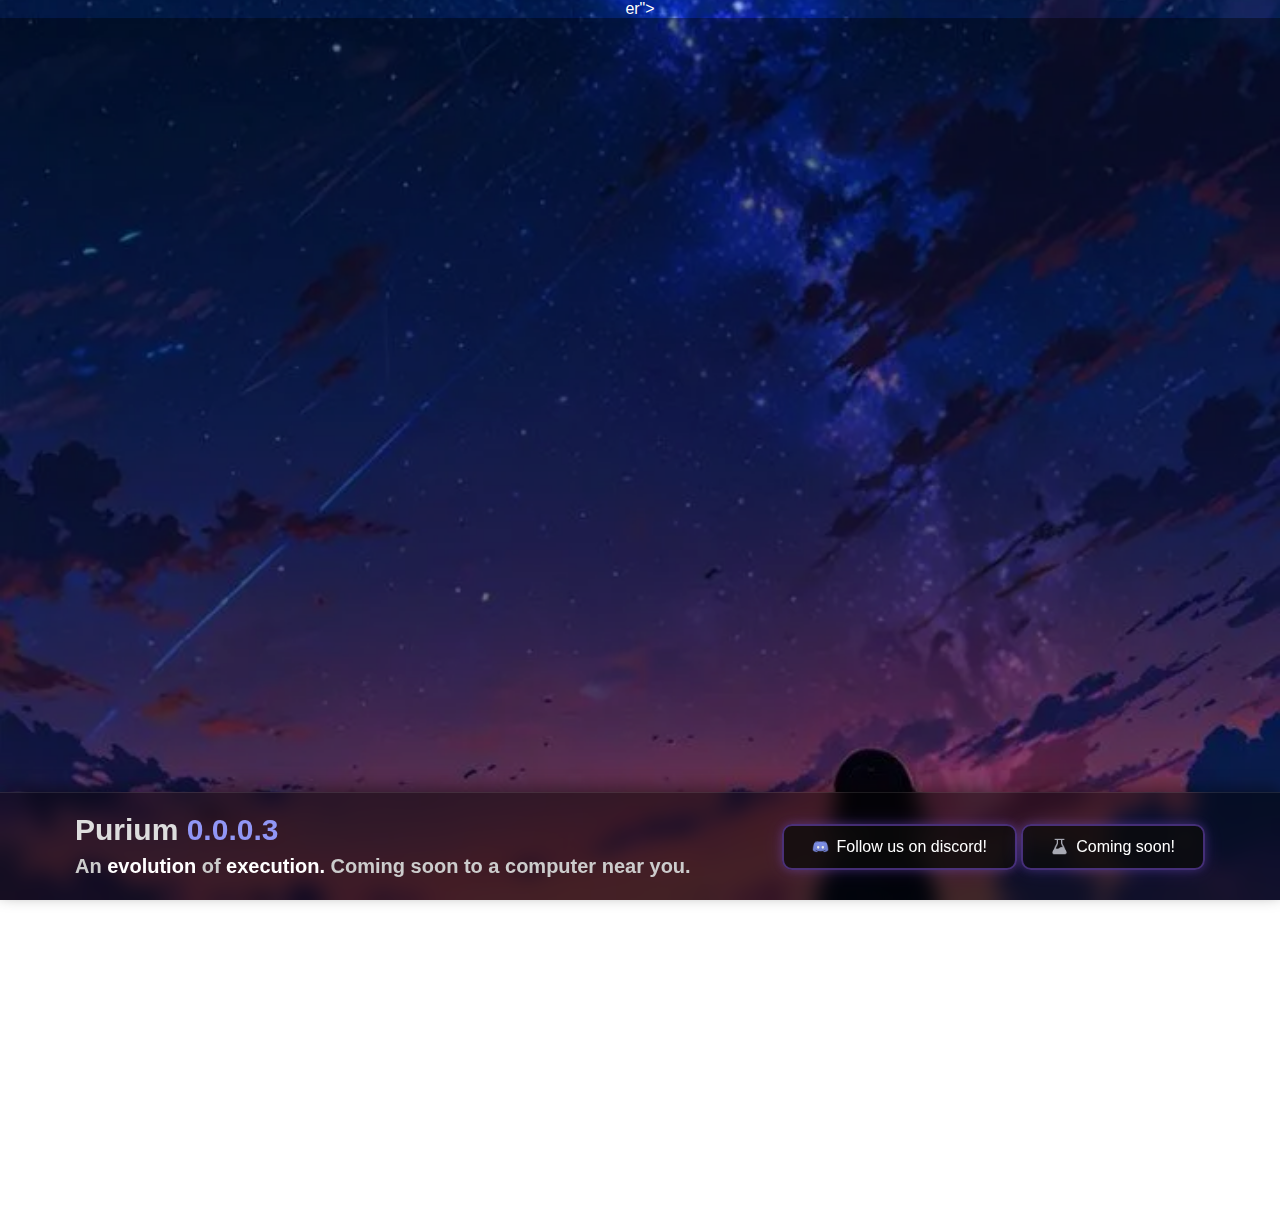
<file: index.html>
<!DOCTYPE html>
<!-- saved from url=(0049)https://getalacrity.github.io/getsynapse-remake/# -->
<html lang="en"><head><meta http-equiv="Content-Type" content="text/html; charset=UTF-8">

<title>Purium - New Free Executor</title>
<style>
* { margin: 0; padding: 0; box-sizing: border-box; }
body, html { height: 100%; font-family: "Segoe UI", Tahoma, sans-serif; color: white; text-align: center; overflow-x: hidden; }
body { background: url("background .jpg") no-repeat center center fixed; background-size: cover; }

/* Navbar 固定，不縮放 */
.navbar {
    position: fixed;
    top: 0;
    width: 100%;
    padding: 15px 40px;
    display: flex;
    justify-content: space-between;
    align-items: center;
    background: rgba(0,0,0,0.5);
    backdrop-filter: blur(5px);
    z-index: 10;
    border-bottom: 1px solid rgba(255, 255, 255, 0.3);
    opacity: 0;
    animation: fadeIn 0.8s forwards; animation-delay:0.2s;
    flex-wrap: wrap;
}
.navbar-left { display: flex; align-items: center; gap: 0px; flex-wrap: wrap; }
.navbar-logo { width: 180px; height: 40px; object-fit: contain; }
.navbar ul { list-style: none; display: flex; gap: 20px; flex-wrap: wrap; margin-top: 10px; }
.navbar ul li a { text-decoration: none; font-size: 14px; color: #ddd; transition: color 0.3s ease; }
.navbar ul li a:hover { color: #fff; }

/* Wrapper 改成流動寬度，保持 hero 中心 */
#wrapper {
    width: 100%;
    max-width: 1920px; /* 保留原始設計最大寬度 */
    margin: 0 auto;
    padding: 0px 0px; /* 小螢幕保留內距 */
}

/* Hero 永遠置中 */
.hero {
    min-height: calc(115vh - 150px);
    display: flex;
    flex-direction: column;
    justify-content: flex-start; /* 改成 flex-start，讓 padding 有作用 */
    align-items: center;
    text-align: center;
    background: rgba(0,0,0,0.4);
    padding: 150px 20px 0 20px; /* 上方增加 100px，整體往下 */
}


.hero h2 { font-size: 48px; margin-bottom: 20px; opacity:0; animation: slideUpFast 0.5s forwards; animation-delay:0.2s; }
.hero p { font-size:20px; margin-bottom:20px; color:#bbb; opacity:0; animation: slideUpFast 0.5s forwards; animation-delay:0.3s; }
.hero .light { color:#FFF}

/* Buttons */
/* Buttons 保持水平置中 */
.btn-group {
    display: flex;
    flex-wrap: wrap;
    justify-content: center;
    gap: 20px;
    margin-bottom: 60px;
}
.btn-group a { opacity:0; animation: slideUpFast 0.5s forwards; }
.btn-group a:nth-child(1){ animation-delay:0.5s; }
.btn-group a:nth-child(2){ animation-delay:0.6s; }

.btn {
    display: inline-flex;
    align-items: center;
    justify-content: center;
    gap: 8px;
    padding: 12px 28px;
    border-radius: 10px;
    font-size: 16px;
    color: white;
    text-decoration: none;
    background: rgba(15,15,15,0.5);
    border: 1px solid rgba(100,100,100,0.7);
    backdrop-filter: blur(6px);
    transition: background 0.3s ease, transform 0.2s ease, border 0.3s ease;
}
.btn:hover { background: rgba(100,100,100,0.55); transform: translateY(0px); }
.btn-download { border: 2px solid rgba(125,82,222,0.5); box-shadow:0 0 10px rgba(125,82,222,0.3),0 0 20px rgba(125,82,222,0.2);}
.btn-purchase { border: 2px solid rgba(30,124,205,0.5); box-shadow:0 0 10px rgba(30,124,205,0.3),0 0 20px rgba(30,124,205,0.2);}

.btn-download img.icon, .btn-purchase img.icon {
    width: 17px;
    height: 17px;
    object-fit: contain;
    flex-shrink: 0;
    filter: brightness(0.92);
    transition: filter 0.22s ease, transform 0.18s ease;
}
.btn-download:hover img.icon,
.btn-download:focus img.icon,
.btn-purchase:hover img.icon,
.btn-purchase:focus img.icon {
    filter: brightness(1.2);
    transform: translateY(-1px) scale(1.02);
}

/* Navbar buttons */
.btn-novbar {
    display: inline-flex;
    align-items: center;
    gap: 8px;
    padding: 8px 14px;
    border-radius: 6px;
    border: 1px solid rgba(255,255,255,0.06);
    background: transparent;
    color: #bfbfbf;
    font-size: 14px;
    font-weight: 500;
    letter-spacing: 0.2px;
    text-decoration: none;
    transition: all 0.22s ease;
    line-height: 1;
}
.btn-novbar img.icon {
    width: 16px;
    height: 16px;
    object-fit: contain;
    flex-shrink: 0;
    filter: brightness(0.92);
    transition: filter 0.22s ease, transform 0.18s ease;
}
.btn-novbar:hover,
.btn-novbar:focus { color: #fff; border-color: rgba(145,150,245,0.55); background: rgba(145,150,245,0.06); transform: translateY(-1px); }
.btn-novbar:hover img.icon,
.btn-novbar:focus img.icon { filter: brightness(1.2); transform: translateY(-1px) scale(1.02); }

/* Features Cards */
.features {
    display: flex;
    flex-wrap: wrap;
    justify-content: center; /* 保持水平置中 */
    gap: 20px;
    width: 100%;
    max-width: 1400px; /* 限制卡片總寬度 */
    margin: 0 auto 220px auto;
}

.features .card {
    position: relative;
    background: rgba(15,15,15,0.7);
    border:1px solid rgba(100,100,100,0.7);
    backdrop-filter: blur(15px);
    border-radius:5px;
    padding:15px 30px;
    width: 310px;
    height: 300px;
    transition: transform 0.3s ease, background 0.3s ease;
    text-align:left;
    font-weight:normal;
    overflow:hidden;
    opacity:0;
    transform: translateY(100px);
    animation: slideUpFast 0.5s forwards;
}

/* 每張 card 延遲 0.1s */
.features .card:nth-child(1) { animation-delay: 0.0s; }
.features .card:nth-child(2) { animation-delay: 0.1s; }
.features .card:nth-child(3) { animation-delay: 0.2s; }
.features .card:nth-child(4) { animation-delay: 0.3s; }


.card {
    position: relative;
    background: rgba(15,15,15,0.7);
    border:1px solid rgba(100,100,100,0.7);
    backdrop-filter: blur(15px);
    border-radius:5px;
    padding:15px 30px;
    width: 310px;
    height: 300px;
    transition: transform 0.3s ease, background 0.3s ease;
    text-align:left;
    font-weight:normal;
    overflow:hidden;
    opacity:0;
    transform: translateY(100px);
    animation:slideUpFast 0.5s forwards;
}
.card-icon {
    position: absolute;
    top: 20px; left: 65px;
    transform: translateX(-50%);
    width: 50px;
    height: 50px;
    border-radius: 5px; border:1px solid rgba(100,100,100,0.7);
    display: flex; justify-content:center; align-items:center;
    background: rgba(0,0,0,0.5); box-shadow:0 4px 20px rgba(0,0,0,0.3); z-index:1;
}
.card-icon img { width:50%; height:50%; object-fit:contain; }
.card::before { content:""; position:absolute; top:-40px; left:-40px; width:200px; height:200px; border-radius:50%; opacity:0.5; pointer-events:none; transition: all 0.4s ease;}
.card-red::before { background: radial-gradient(circle, rgba(255,0,0,0.25) 0%, rgba(255,0,0,0) 70%);}
.card-blue::before { background: radial-gradient(circle, rgba(30,194,255,0.25) 0%, rgba(30,144,255,0) 70%);}
.card-green::before { background: radial-gradient(circle, rgba(46,254,113,0.25) 0%, rgba(46,204,113,0) 70%);}
.card-yellow::before { background: radial-gradient(circle, rgba(255,255,0,0.25) 0%, rgba(255,255,0,0) 70%);}
.card:hover::before { width:300px; height:300px; top:-100px; left:-100px; opacity:0.6; filter:blur(5px);}
.card h1 { font-size:30px; margin-bottom:16px; margin-top:70px; margin-left:10px;}
.card p { font-size:15px; line-height:1.6; color:#B4B4B4; margin-top:6px; margin-left:10px;}
.card p { white-space: pre-line; line-height: 1.6; }
.card .bold { font-weight: bold; }

/* Footer */
.footer {
    position: fixed;
    bottom: 0;
    left: 0;
    width: 100%;
    display: flex;
    flex-wrap: wrap;
    justify-content: space-between;
    align-items: center;
    padding: 20px 75px;
    background: rgba(0,0,0,0.5);
    backdrop-filter: blur(10px);
    border-top: 1px solid rgba(255,255,255,0.1);
    box-shadow: 0 -5px 15px rgba(0,0,0,0.4);
    color: #ddd;
    animation:fadeIn 0.5s forwards;
}

.footer-left {
    display: flex;
    flex-direction: column;
    align-items: flex-start; /* 左對齊 */
    text-align: left;
}

.footer-left h1 {
    font-size: 30px;
    color: #ddd;          /* 主文字 */
    margin-bottom: 5px;   /* 保留間距 */
}

.footer-left h1 .version {
    color: #9196F5;       /* 版本號顏色保留 */
}

.footer-left h3 {
    font-size: 20px;
    color: #ccc;          /* 文字顏色 */
    line-height: 1.4;     /* 保留行距 */
}

.footer-left h3 .light {
    color: #fff;          /* light 特效保留 */
}


/* Copyright */
.copyright {
    position: fixed;
    bottom: 150px;
    width: 100%;
    text-align: center;
    font-size: 14px;
    color: #aaa;
    opacity:0;
    animation: slideUpFast 0.6s forwards;
    animation-delay:0.5s;
}

/* Animations */
@keyframes fadeIn { from { opacity: 0; } to { opacity: 1; } }
@keyframes slideUpFast { from { opacity: 0; transform: translateY(100px); } to { opacity: 1; transform: translateY(0); } }

/* Media Queries：小螢幕微調，不破壞 hover / 文字動畫 */
@media (max-width: 1600px) {
    .hero h2 { font-size:44px; }
    .hero p { font-size:18px; }
    .btn-group a { padding:10px 24px; font-size:15px; }
}

@media (max-width: 1200px) {
    .hero h2 { font-size:40px; }
    .hero p { font-size:16px; }
    .features { width:85%; }
}

@media (max-width: 768px) {
    .navbar { flex-wrap: wrap; padding:10px 20px; }
    .navbar-left, .navbar ul { flex-wrap: wrap; justify-content:center; }
    .btn-group { flex-direction: column; gap:15px; }
}
</style>
</head>
<body>

<!-- Navbar 固定 -->
<div class="navbar">
   <div class="navbar-left">
      <img src="./Synapse X_files/logo.png" alt="Logo" class="navbar-logo">
      <a href="https://website-omega-one-61.vercel.app/" class="btn-novbar"><img src="./Synapse X_files/home.png" class="icon"> Home</a>
      <a href="https://website-omega-one-61.vercel.app/" class="btn-novbar"><img src="./Synapse X_files/question.png" class="icon"> Questions</a>
      <a href="https://website-omega-one-61.vercel.app/" class="btn-novbar"><img src="./Synapse X_files/gear.png" class="icon"> Troubleshooting</a>
   </div>
    <ul>
      <li><a href="https://website-omega-one-61.vercel.app/" class="btn-novbar"><img src="./Synapse X_files/Documentation.png" class="icon"> Documentation</a></li>
      <li><a href="https://website-omega-one-61.vercel.app/" class="btn-novbar"><img src="./Synapse X_files/TeamofService.png" class="icon"> Team of Service</a></li>
      <li><a href="https://website-omega-one-61.vercel.app/" class="btn-novbar"><img src="./Synapse X_files/status.png" class="icon"> Status</a></li>
      <li><a href="https://discord.gg/kSpXgcVhVU" class="btn-novbar"><img src="./Synapse X_files/support.png" class="icon"> Support</a></li>
    </ul>
</div>

<div id="wrapper">er">

<!-- Hero -->
<div class="hero">
    <h2>Purium</h2>
    <p>The <span class="light">classic solution</span> to <span class="light">script execution.</span></p>
    <div class="btn-group">
        <a href="https://raw.githubusercontent.com/ngao-gamer/Purium/refs/heads/main/all-in-one.lua" class="btn btn-purchase"><img src="./Synapse X_files/purchase.png" class="icon">Script</a>
        <a href="https://store-na-phx-4.gofile.io/download/web/396ddf20-ee37-49b2-a771-a9b9f8963130/Bootsrapper.zip" class="btn btn-download"><img src="./Synapse X_files/install.png" class="icon"> Download</a>
    </div>

    <div class="features">
        <div class="card card-red">
            <div class="card-icon"><img src="./Synapse X_files/icon-red.png" alt="Powerful Icon"></div>
            <h1>Powerful</h1>
            <p><span class="bold">Purium</span> has everything you 
            should need for development, 
            analysis, and execution. Our API 
            empowers scripts with many 
            capabilities not otherwise offered 
            in a pure vanilla enviroment.</p>
        </div>
        <div class="card card-blue">
            <div class="card-icon"><img src="./Synapse X_files/icon-blue.png" alt="Lightweight Icon"></div>
            <h1>Lightweight</h1>
            <p><span class="bold">Purium</span> is very simple, yet
            very powerful coding software.
            We do not decide where you get
            your scripts, or what you should
            use out of the box. We give you
            the tools and leave you to play.</p>
        </div>
        <div class="card card-green">
            <div class="card-icon"><img src="./Synapse X_files/icon-green.png" alt="Stable Icon"></div>
            <h1>Stable</h1>
            <p><span class="bold">Purium</span> relies on a well-tested
            heavy duty execution engine that
            can run pretty much anything you
            throw at it. No need to live in fear
            of bugs and crashes anymore
            with the stability of our software.</p>
        </div>
        <div class="card card-yellow">
            <div class="card-icon"><img src="./Synapse X_files/icon-yellow.png" alt="Private Icon"></div>
            <h1>Private</h1>
            <p><span class="bold">Purium</span> collects no personal
            information, aside from what is
            requested by our payment
            processors. The information we
            do store is very minimal and is
            explained in our privacy policy.</p>
        </div>
    </div>
</div>

</div>

<!-- Footer 固定 -->
<div class="footer">
   <div class="footer-left">
        <h1>Purium <span class="version">0.0.0.3</span></h1>
        <h3>An <span class="light">evolution</span> of <span class="light">execution.</span> Coming soon to a computer near you.</h3>
   </div>
   <div class="footer-right">
        <a href="https://discord.gg/kSpXgcVhVU" class="btn btn-download"><img src="./Synapse X_files/discord.png" class="icon"> Follow us on discord!</a>
        <a href="https://website-omega-one-61.vercel.app/" class="btn btn-download"><img src="./Synapse X_files/beta.png" class="icon"> Coming soon!</a>
   </div>
</div>

<!-- Copyright -->
<div class="copyright">
    <p>© 2025 Purium by hlck49really. All rights reserved.</p>
</div>



</body></html>
</file>
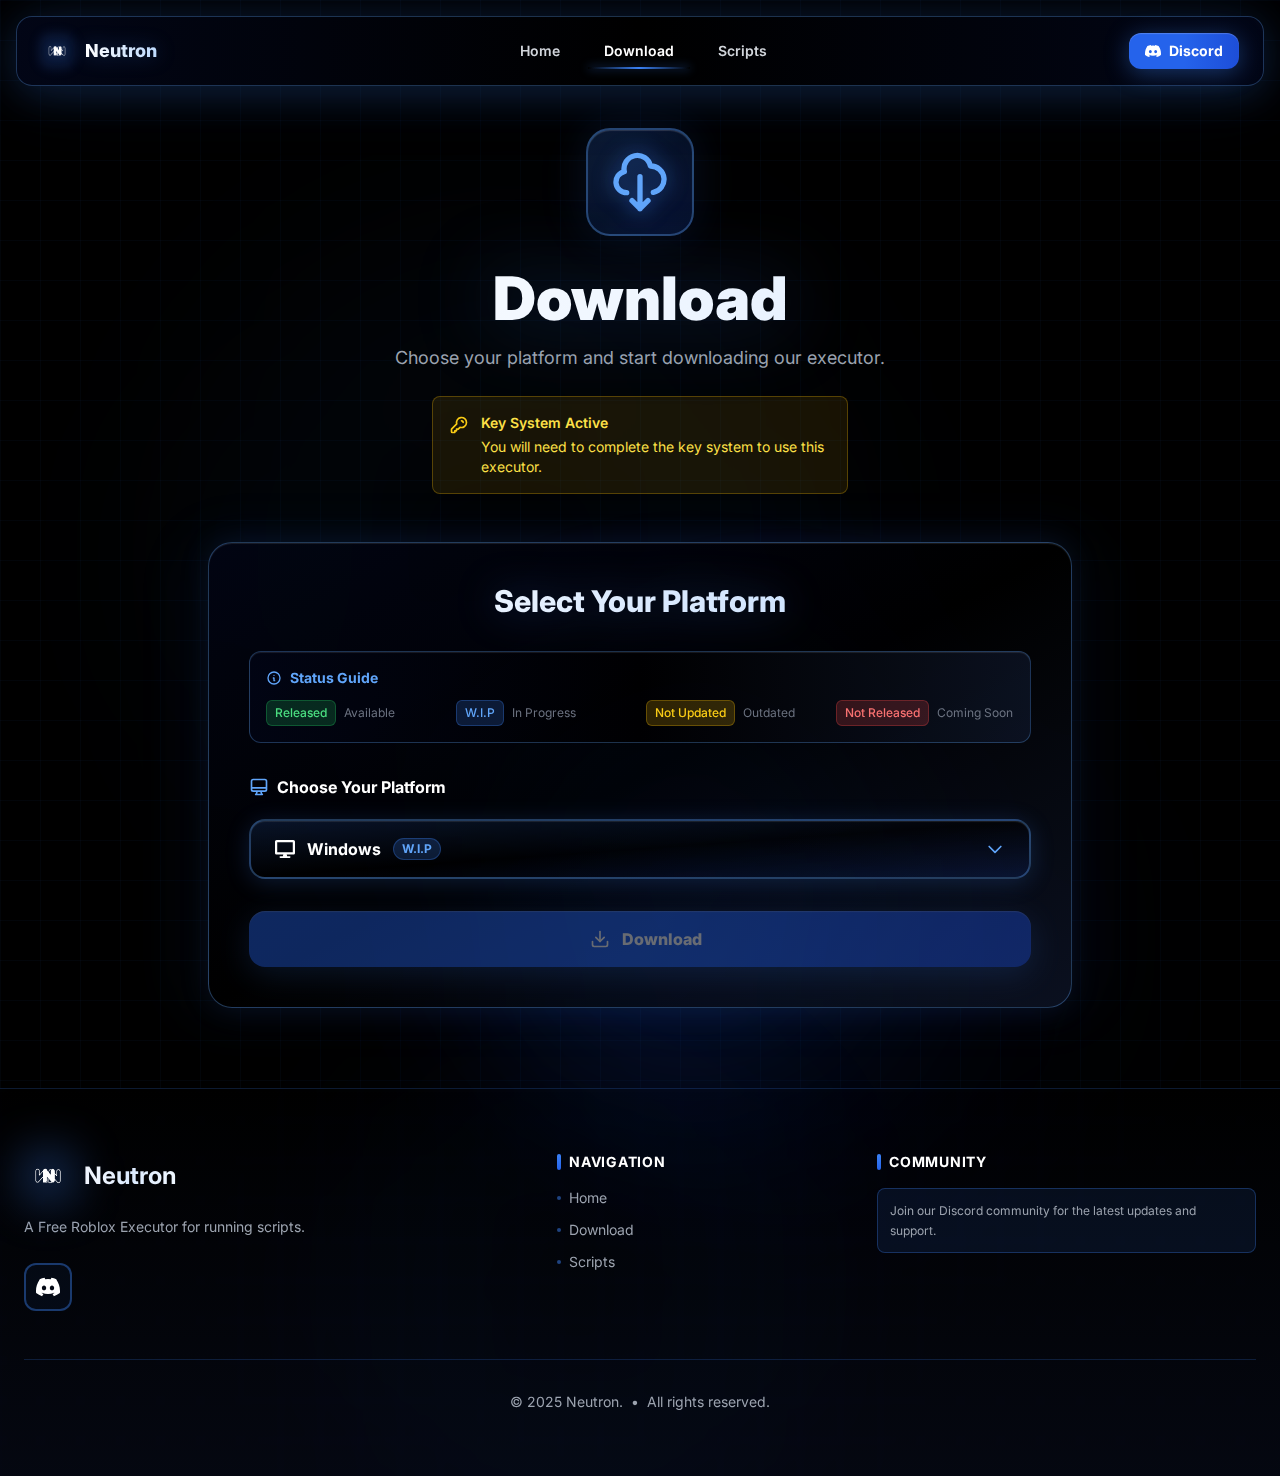
<file: Purium - Official.html>
<!DOCTYPE html>
<!-- saved from url=(0058)https://www.neutron-executor.xyz/download?platform=windows -->
<html lang="en"><head><meta http-equiv="Content-Type" content="text/html; charset=UTF-8">
    
    <link rel="icon" type="image/svg+xml" href="https://files.catbox.moe/gl077v.png">
    <meta name="viewport" content="width=device-width, initial-scale=1.0">
    <meta name="description" content="Neutron - A Free Roblox Executor for running scripts.">
    <meta name="keywords" content="Neutron, Roblox, Executor, Mobile, Free, Cheat">
    <meta name="author" content="Neutron">
    <meta name="theme-color" content="#0E1F48">


    <title>Neutron - Official</title>
    <link rel="stylesheet" href="./Purium - Official_files/css2">
    <script type="module" crossorigin="" src="./Purium - Official_files/index-Cux8_bsn.js.download"></script>
    <link rel="stylesheet" crossorigin="" href="./Purium - Official_files/index-BDWAuGMK.css">
  </head>
  <body>
    <div id="root"><div class="flex flex-col min-h-screen bg-black relative transition-opacity duration-300 opacity-100"><div class="absolute inset-0 bg-grid-pattern opacity-50"></div><div class="absolute inset-0 overflow-hidden pointer-events-none"><div class="absolute top-1/4 left-1/4 w-[380px] h-[380px] bg-blue-500/22 rounded-full filter blur-[105px] shadow-[0_0_160px_rgba(59,130,246,0.32)]"></div><div class="absolute bottom-1/4 right-1/4 w-[340px] h-[340px] bg-blue-600/18 rounded-full filter blur-[95px] shadow-[0_0_140px_rgba(37,99,235,0.28)]"></div><div class="absolute top-1/2 right-1/3 w-[320px] h-[320px] bg-blue-700/20 rounded-full filter blur-[90px] shadow-[0_0_130px_rgba(29,78,216,0.3)]"></div><div class="absolute bottom-10 left-1/3 w-[300px] h-[300px] bg-blue-500/19 rounded-full filter blur-[85px] shadow-[0_0_120px_rgba(59,130,246,0.26)]"></div><div class="absolute top-3/4 right-2/3 w-[260px] h-[260px] bg-blue-800/16 rounded-full filter blur-[80px]"></div></div><nav class="fixed top-0 left-0 right-0 z-50 transition-all duration-500 px-4"><div class="max-w-7xl mx-auto transition-all duration-500 relative bg-gradient-to-r from-slate-950/95 via-black/95 to-slate-950/95 backdrop-blur-3xl border border-blue-400/30 mt-4 rounded-2xl px-4 md:px-6 py-4 shadow-[0_8px_40px_rgba(59,130,246,0.2),0_0_80px_rgba(59,130,246,0.1)]"><div class="absolute inset-0 bg-gradient-to-r from-blue-500/0 via-blue-500/8 to-blue-500/0 rounded-2xl"></div><div class="relative z-10"><div class="flex items-center justify-between"><div class="flex items-center space-x-3 group cursor-pointer"><div class="relative group"><div class="absolute inset-0 bg-blue-500/15 rounded-lg blur-sm group-hover:blur-md transition-all duration-300 shadow-[0_0_10px_rgba(59,130,246,0.2)]"></div><img src="./Purium - Official_files/Neutron-DaMMtXna.png" alt="Neutron Logo" class="h-8 w-8 relative z-10 group-hover:scale-110 transition-transform duration-300 drop-shadow-[0_0_4px_rgba(59,130,246,0.3)]"></div><span class="text-lg font-extrabold bg-gradient-to-r from-white via-blue-100 to-blue-200 bg-clip-text text-transparent group-hover:from-blue-100 group-hover:to-white transition-all duration-300 drop-shadow-[0_0_10px_rgba(59,130,246,0.3)]">Neutron</span></div><div class="hidden md:flex items-center justify-center flex-1 space-x-2 lg:space-x-3"><button class="relative px-4 py-2 font-semibold text-sm transition-all duration-300 group text-gray-300 hover:text-white"><span class="relative z-10">Home</span><div class="absolute bottom-0 left-0 right-0 h-0.5 bg-gradient-to-r from-transparent via-blue-500/50 to-transparent opacity-0 group-hover:opacity-100 transition-opacity duration-300"></div></button><button class="relative px-4 py-2 font-semibold text-sm transition-all duration-300 group text-white"><span class="relative z-10">Download</span><div class="absolute bottom-0 left-0 right-0 h-0.5 bg-gradient-to-r from-transparent via-blue-500 to-transparent shadow-[0_0_10px_rgba(59,130,246,0.6)]"></div></button><button class="relative px-4 py-2 font-semibold text-sm transition-all duration-300 group text-gray-300 hover:text-white"><span class="relative z-10">Scripts</span><div class="absolute bottom-0 left-0 right-0 h-0.5 bg-gradient-to-r from-transparent via-blue-500/50 to-transparent opacity-0 group-hover:opacity-100 transition-opacity duration-300"></div></button></div><div class="hidden md:block"><a href="https://discord.gg/MNJaS59Svk" target="_blank" rel="noopener noreferrer" class="relative flex items-center justify-center gap-2 px-4 py-2 bg-gradient-to-r from-blue-600 via-blue-600 to-blue-700 hover:from-blue-700 hover:via-blue-700 hover:to-blue-800 rounded-xl transition-all duration-300 group text-sm overflow-hidden shadow-[0_4px_24px_rgba(59,130,246,0.4),inset_0_1px_1px_rgba(255,255,255,0.2)] hover:scale-105 hover:shadow-[0_6px_32px_rgba(59,130,246,0.5)]"><div class="absolute inset-0 bg-gradient-to-r from-transparent via-white/25 to-transparent translate-x-[-200%] group-hover:translate-x-[200%] transition-transform duration-500"></div><svg class="w-4 h-4 text-white relative z-10 group-hover:scale-110 transition-transform duration-300" fill="currentColor" viewBox="0 0 24 24"><path d="M20.317 4.37a19.791 19.791 0 0 0-4.885-1.515a.074.074 0 0 0-.079.037c-.21.375-.444.864-.608 1.25a18.27 18.27 0 0 0-5.487 0a12.64 12.64 0 0 0-.617-1.25a.077.077 0 0 0-.079-.037A19.736 19.736 0 0 0 3.677 4.37a.07.07 0 0 0-.032.027C.533 9.046-.32 13.58.099 18.057a.082.082 0 0 0 .031.057a19.9 19.9 0 0 0 5.993 3.03a.078.078 0 0 0 .084-.028a14.09 14.09 0 0 0 1.226-1.994a.076.076 0 0 0-.041-.106a13.107 13.107 0 0 1-1.872-.892a.077.077 0 0 1-.008-.128a10.2 10.2 0 0 0 .372-.292a.074.074 0 0 1 .077-.01c3.928 1.793 8.18 1.793 12.062 0a.074.074 0 0 1 .078.01c.12.098.246.198.373.292a.077.077 0 0 1-.006.127a12.299 12.299 0 0 1-1.873.892a.077.077 0 0 0-.041.107c.36.698.772 1.362 1.225 1.993a.076.076 0 0 0 .084.028a19.839 19.839 0 0 0 6.002-3.03a.077.077 0 0 0 .032-.054c.5-5.177-.838-9.674-3.549-13.66a.061.061 0 0 0-.031-.03zM8.02 15.33c-1.183 0-2.157-1.085-2.157-2.419c0-1.333.956-2.419 2.157-2.419c1.21 0 2.176 1.096 2.157 2.42c0 1.333-.956 2.418-2.157 2.418zm7.975 0c-1.183 0-2.157-1.085-2.157-2.419c0-1.333.955-2.419 2.157-2.419c1.21 0 2.176 1.096 2.157 2.42c0 1.333-.946 2.418-2.157 2.418z"></path></svg><span class="font-bold text-white relative z-10">Discord</span></a></div><button class="md:hidden text-gray-300 hover:text-blue-400 p-2 hover:bg-blue-500/10 rounded-lg transition-all duration-300"><svg xmlns="http://www.w3.org/2000/svg" width="24" height="24" viewBox="0 0 24 24" fill="none" stroke="currentColor" stroke-width="2" stroke-linecap="round" stroke-linejoin="round" class="lucide lucide-menu "><line x1="4" x2="20" y1="12" y2="12"></line><line x1="4" x2="20" y1="6" y2="6"></line><line x1="4" x2="20" y1="18" y2="18"></line></svg></button></div><div class="md:hidden overflow-hidden transition-all duration-500 ease-in-out max-h-0 opacity-0"><div class="border-t border-blue-500/30 pt-6 space-y-3"><button class="group block w-full text-left px-5 py-3.5 rounded-xl transition-all duration-300 font-semibold text-sm relative overflow-hidden text-gray-300 hover:text-white bg-gradient-to-br from-slate-900/60 via-black/60 to-slate-900/60 border border-blue-400/20 hover:border-blue-400/40 hover:bg-gradient-to-r hover:from-blue-500/10 hover:to-blue-600/10"><div class="flex items-center gap-3"><svg class="w-5 h-5 transition-all duration-300 text-blue-400 group-hover:scale-110" fill="none" stroke="currentColor" viewBox="0 0 24 24"><path stroke-linecap="round" stroke-linejoin="round" stroke-width="2" d="M3 12l2-2m0 0l7-7 7 7M5 10v10a1 1 0 001 1h3m10-11l2 2m-2-2v10a1 1 0 01-1 1h-3m-6 0a1 1 0 001-1v-4a1 1 0 011-1h2a1 1 0 011 1v4a1 1 0 001 1m-6 0h6"></path></svg><span class="relative z-10">Home</span></div><div class="absolute inset-0 bg-gradient-to-r from-blue-500/0 via-blue-500/20 to-blue-500/0 translate-x-[-200%] group-hover:translate-x-[200%] transition-transform duration-500"></div></button><button class="group block w-full text-left px-5 py-3.5 rounded-xl transition-all duration-300 font-semibold text-sm relative overflow-hidden text-white bg-gradient-to-r from-blue-600 via-blue-600 to-blue-700 shadow-[0_4px_20px_rgba(59,130,246,0.4),inset_0_1px_1px_rgba(255,255,255,0.2)]"><div class="flex items-center gap-3"><svg class="w-5 h-5 transition-all duration-300 text-blue-200" fill="none" stroke="currentColor" viewBox="0 0 24 24"><path stroke-linecap="round" stroke-linejoin="round" stroke-width="2" d="M7 16a4 4 0 01-.88-7.903A5 5 0 1115.9 6L16 6a5 5 0 011 9.9M9 19l3 3m0 0l3-3m-3 3V10"></path></svg><span class="relative z-10">Download</span></div></button><button class="group block w-full text-left px-5 py-3.5 rounded-xl transition-all duration-300 font-semibold text-sm relative overflow-hidden text-gray-300 hover:text-white bg-gradient-to-br from-slate-900/60 via-black/60 to-slate-900/60 border border-blue-400/20 hover:border-blue-400/40 hover:bg-gradient-to-r hover:from-blue-500/10 hover:to-blue-600/10"><div class="flex items-center gap-3"><svg class="w-5 h-5 transition-all duration-300 text-blue-400 group-hover:scale-110" fill="none" stroke="currentColor" viewBox="0 0 24 24"><path stroke-linecap="round" stroke-linejoin="round" stroke-width="2" d="M10 20l4-16m4 4l4 4-4 4M6 16l-4-4 4-4"></path></svg><span class="relative z-10">Scripts</span></div><div class="absolute inset-0 bg-gradient-to-r from-blue-500/0 via-blue-500/20 to-blue-500/0 translate-x-[-200%] group-hover:translate-x-[200%] transition-transform duration-500"></div></button><div class="pt-2"><a href="https://discord.gg/MNJaS59Svk" target="_blank" rel="noopener noreferrer" class="flex items-center justify-center gap-2 px-5 py-3.5 bg-gradient-to-r from-blue-600 via-blue-600 to-blue-700 hover:from-blue-700 hover:via-blue-700 hover:to-blue-800 rounded-xl transition-all duration-300 group relative overflow-hidden shadow-[0_4px_24px_rgba(59,130,246,0.4),inset_0_1px_1px_rgba(255,255,255,0.2)] hover:scale-[1.02] hover:shadow-[0_6px_32px_rgba(59,130,246,0.5)]"><div class="absolute inset-0 bg-gradient-to-r from-transparent via-white/25 to-transparent translate-x-[-200%] group-hover:translate-x-[200%] transition-transform duration-500"></div><svg class="w-5 h-5 text-white relative z-10 group-hover:scale-110 group-hover:rotate-6 transition-all duration-300" fill="currentColor" viewBox="0 0 24 24"><path d="M20.317 4.37a19.791 19.791 0 0 0-4.885-1.515a.074.074 0 0 0-.079.037c-.21.375-.444.864-.608 1.25a18.27 18.27 0 0 0-5.487 0a12.64 12.64 0 0 0-.617-1.25a.077.077 0 0 0-.079-.037A19.736 19.736 0 0 0 3.677 4.37a.07.07 0 0 0-.032.027C.533 9.046-.32 13.58.099 18.057a.082.082 0 0 0 .031.057a19.9 19.9 0 0 0 5.993 3.03a.078.078 0 0 0 .084-.028a14.09 14.09 0 0 0 1.226-1.994a.076.076 0 0 0-.041-.106a13.107 13.107 0 0 1-1.872-.892a.077.077 0 0 1-.008-.128a10.2 10.2 0 0 0 .372-.292a.074.074 0 0 1 .077-.01c3.928 1.793 8.18 1.793 12.062 0a.074.074 0 0 1 .078.01c.12.098.246.198.373.292a.077.077 0 0 1-.006.127a12.299 12.299 0 0 1-1.873.892a.077.077 0 0 0-.041.107c.36.698.772 1.362 1.225 1.993a.076.076 0 0 0 .084.028a19.839 19.839 0 0 0 6.002-3.03a.077.077 0 0 0 .032-.054c.5-5.177-.838-9.674-3.549-13.66a.061.061 0 0 0-.031-.03zM8.02 15.33c-1.183 0-2.157-1.085-2.157-2.419c0-1.333.956-2.419 2.157-2.419c1.21 0 2.176 1.096 2.157 2.42c0 1.333-.956 2.418-2.157 2.418zm7.975 0c-1.183 0-2.157-1.085-2.157-2.419c0-1.333.955-2.419 2.157-2.419c1.21 0 2.176 1.096 2.157 2.42c0 1.333-.946 2.418-2.157 2.418z"></path></svg><span class="text-white font-bold text-sm relative z-10">Join Discord</span></a></div></div></div></div></div></nav><div class="flex-grow"><div class="text-white relative overflow-hidden pt-24 sm:pt-32 pb-12 sm:pb-20 px-4 sm:px-6"><div class="relative z-10 max-w-5xl mx-auto"><div class="flex justify-center mb-6 sm:mb-8"><div class="relative group"><div class="absolute inset-0 bg-gradient-to-br from-blue-500/10 via-blue-600/8 to-blue-700/10 rounded-3xl blur-lg group-hover:blur-xl transition-all duration-500 animate-pulse shadow-[0_0_30px_rgba(59,130,246,0.15)]"></div><div class="relative p-4 sm:p-5 bg-gradient-to-br from-blue-500/15 via-blue-600/10 to-blue-700/15 border-2 border-blue-400/35 rounded-3xl backdrop-blur-md transition-all duration-300 group-hover:border-blue-500/60 group-hover:scale-110 shadow-[inset_0_1px_1px_rgba(255,255,255,0.15)]"><svg class="w-12 h-12 sm:w-16 sm:h-16 text-blue-400 drop-shadow-[0_0_10px_rgba(59,130,246,0.6)]" fill="none" stroke="currentColor" viewBox="0 0 24 24"><path stroke-linecap="round" stroke-linejoin="round" stroke-width="2" d="M7 16a4 4 0 01-.88-7.903A5 5 0 1115.9 6L16 6a5 5 0 011 9.9M9 19l3 3m0 0l3-3m-3 3V10"></path></svg></div></div></div><h1 class="text-3xl sm:text-4xl md:text-5xl lg:text-6xl font-black text-center mb-3 sm:mb-4 bg-gradient-to-r from-white via-blue-50 to-blue-100 bg-clip-text text-transparent drop-shadow-[0_0_40px_rgba(59,130,246,0.3)]">Download</h1><p class="text-gray-400 text-center text-sm sm:text-base md:text-lg mb-4 sm:mb-6 px-4 max-w-2xl mx-auto leading-relaxed">Choose your platform and start downloading our executor.</p><div class="max-w-md mx-auto mb-8 sm:mb-12 px-4"><div class="p-3 sm:p-4 bg-yellow-500/10 border border-yellow-500/30 rounded-lg flex items-start gap-3"><svg class="w-5 h-5 text-yellow-400 flex-shrink-0 mt-0.5" fill="none" stroke="currentColor" viewBox="0 0 24 24"><path stroke-linecap="round" stroke-linejoin="round" stroke-width="2" d="M15 7a2 2 0 012 2m4 0a6 6 0 01-7.743 5.743L11 17H9v2H7v2H4a1 1 0 01-1-1v-2.586a1 1 0 01.293-.707l5.964-5.964A6 6 0 1121 9z"></path></svg><div class="text-yellow-300 text-xs sm:text-sm"><p class="font-semibold mb-1">Key System Active</p><p>You will need to complete the key system to use this executor.</p></div></div></div><div class="w-full max-w-md sm:max-w-lg md:max-w-3xl lg:max-w-4xl mx-auto relative px-4"><div class="absolute inset-0 bg-gradient-to-br from-blue-500/8 via-blue-600/5 to-blue-700/8 rounded-3xl blur-lg shadow-[0_0_40px_rgba(59,130,246,0.12)]"></div><div class="relative bg-gradient-to-br from-slate-950/70 via-black/70 to-slate-900/70 backdrop-blur-3xl border border-blue-400/35 rounded-2xl md:rounded-3xl p-6 sm:p-8 md:p-10 shadow-[0_0_30px_rgba(59,130,246,0.15),inset_0_1px_1px_rgba(255,255,255,0.1)] hover:shadow-[0_0_50px_rgba(59,130,246,0.2)] hover:border-blue-500/50 transition-all duration-300"><h2 class="text-xl sm:text-2xl md:text-3xl font-extrabold text-center mb-6 sm:mb-8 bg-gradient-to-r from-white via-blue-100 to-blue-200 bg-clip-text text-transparent drop-shadow-[0_0_20px_rgba(59,130,246,0.3)]">Select Your Platform</h2><div class="mb-6 sm:mb-8 p-3 sm:p-4 bg-gradient-to-r from-blue-500/12 via-blue-600/8 to-blue-500/12 border border-blue-400/30 rounded-lg sm:rounded-xl shadow-[inset_0_1px_1px_rgba(255,255,255,0.1)]"><h3 class="text-sm font-bold text-blue-400 mb-3 flex items-center gap-2"><svg class="w-4 h-4" fill="none" stroke="currentColor" viewBox="0 0 24 24"><path stroke-linecap="round" stroke-linejoin="round" stroke-width="2" d="M13 16h-1v-4h-1m1-4h.01M21 12a9 9 0 11-18 0 9 9 0 0118 0z"></path></svg>Status Guide</h3><div class="grid grid-cols-1 xs:grid-cols-2 md:grid-cols-4 gap-2 sm:gap-3 text-xs"><div class="flex items-center gap-2"><span class="px-2 py-1 bg-green-500/20 text-green-400 border border-green-500/30 rounded-md font-medium">Released</span><span class="text-gray-500">Available</span></div><div class="flex items-center gap-2"><span class="px-2 py-1 bg-blue-500/20 text-blue-400 border border-blue-500/30 rounded-md font-medium">W.I.P</span><span class="text-gray-500">In Progress</span></div><div class="flex items-center gap-2"><span class="px-2 py-1 bg-yellow-500/20 text-yellow-400 border border-yellow-500/30 rounded-md font-medium">Not Updated</span><span class="text-gray-500">Outdated</span></div><div class="flex items-center gap-2"><span class="px-2 py-1 bg-red-500/20 text-red-400 border border-red-500/30 rounded-md font-medium">Not Released</span><span class="text-gray-500">Coming Soon</span></div></div></div><div class="space-y-6 sm:space-y-8"><div class="relative"><label class="block text-sm sm:text-base font-bold text-white mb-4 sm:mb-5 flex items-center gap-2"><svg class="w-5 h-5 text-blue-400" fill="none" stroke="currentColor" viewBox="0 0 24 24"><path stroke-linecap="round" stroke-linejoin="round" stroke-width="2" d="M9.75 17L9 20l-1 1h8l-1-1-.75-3M3 13h18M5 17h14a2 2 0 002-2V5a2 2 0 00-2-2H5a2 2 0 00-2 2v10a2 2 0 002 2z"></path></svg>Choose Your Platform</label><div class="relative"><button class="relative w-full px-4 sm:px-6 py-3 sm:py-4 bg-gradient-to-br from-blue-500/15 via-black/50 to-blue-700/15 border-2 border-blue-400/35 rounded-xl sm:rounded-2xl text-white text-sm sm:text-base font-bold hover:border-blue-500/60 focus:outline-none focus:border-blue-500/60 transition-all duration-300 text-left flex items-center justify-between group shadow-[0_4px_24px_rgba(59,130,246,0.2),inset_0_1px_1px_rgba(255,255,255,0.1)] hover:shadow-[0_6px_32px_rgba(59,130,246,0.3)]"><span class="flex items-center gap-3"><svg stroke="currentColor" fill="currentColor" stroke-width="0" viewBox="0 0 576 512" class="w-5 h-5" height="1em" width="1em" xmlns="http://www.w3.org/2000/svg"><path d="M528 0H48C21.5 0 0 21.5 0 48v320c0 26.5 21.5 48 48 48h192l-16 48h-72c-13.3 0-24 10.7-24 24s10.7 24 24 24h272c13.3 0 24-10.7 24-24s-10.7-24-24-24h-72l-16-48h192c26.5 0 48-21.5 48-48V48c0-26.5-21.5-48-48-48zm-16 352H64V64h448v288z"></path></svg><span>Windows</span><span class="px-2 py-0.5 text-xs border rounded-full bg-blue-500/20 text-blue-400 border-blue-500/30">W.I.P</span></span><svg class="w-5 h-5 text-blue-400 transition-transform duration-300 " fill="none" stroke="currentColor" viewBox="0 0 24 24"><path stroke-linecap="round" stroke-linejoin="round" stroke-width="2" d="M19 9l-7 7-7-7"></path></svg></button></div></div><button disabled="" class="relative w-full flex items-center justify-center space-x-2 sm:space-x-3 px-5 sm:px-6 py-3 sm:py-4 bg-gradient-to-r from-blue-600 via-blue-600 to-blue-700 hover:from-blue-700 hover:via-blue-700 hover:to-blue-800 rounded-xl sm:rounded-2xl text-sm sm:text-base font-extrabold transition-all duration-300 shadow-[0_8px_32px_rgba(59,130,246,0.4),inset_0_1px_1px_rgba(255,255,255,0.2)] disabled:opacity-40 disabled:cursor-not-allowed disabled:hover:from-blue-600 disabled:hover:to-blue-700 disabled:hover:scale-100 group overflow-hidden hover:scale-[1.02] hover:shadow-[0_12px_48px_rgba(59,130,246,0.5)]"><div class="absolute inset-0 bg-gradient-to-r from-transparent via-white/30 to-transparent translate-x-[-100%] group-hover:translate-x-[100%] transition-transform duration-500"></div><svg xmlns="http://www.w3.org/2000/svg" width="20" height="20" viewBox="0 0 24 24" fill="none" stroke="currentColor" stroke-width="2" stroke-linecap="round" stroke-linejoin="round" class="lucide lucide-download group-hover:scale-105 transition-all duration-200 relative z-10"><path d="M21 15v4a2 2 0 0 1-2 2H5a2 2 0 0 1-2-2v-4"></path><polyline points="7 10 12 15 17 10"></polyline><line x1="12" x2="12" y1="15" y2="3"></line></svg><span class="relative z-10">Download</span></button></div></div></div></div></div></div><footer class="relative z-10 mt-auto"><div class="absolute inset-0 bg-gradient-to-b from-transparent via-blue-950/10 to-blue-950/20 backdrop-blur-sm"></div><div class="absolute inset-0 border-t border-blue-500/20"></div><div class="relative max-w-7xl mx-auto px-6 py-16"><div class="grid grid-cols-1 md:grid-cols-12 gap-12 mb-12"><div class="md:col-span-5"><div class="flex items-center space-x-3 mb-4"><div class="relative group"><div class="absolute inset-0 bg-blue-500/40 rounded-xl blur-xl group-hover:blur-2xl transition-all duration-300"></div><img src="./Purium - Official_files/Neutron-DaMMtXna.png" alt="Neutron Logo" class="h-12 w-12 relative z-10"></div><span class="text-2xl font-bold bg-gradient-to-r from-white via-blue-100 to-blue-50 bg-clip-text text-transparent">Neutron</span></div><p class="text-gray-400 text-sm leading-relaxed mb-6 max-w-md">A Free Roblox Executor for running scripts.</p><div class="flex items-center space-x-4"><a href="https://discord.gg/MNJaS59Svk" target="_blank" rel="noopener noreferrer" class="group relative flex items-center justify-center w-12 h-12 border-2 border-blue-500/40 rounded-xl hover:border-blue-400 bg-blue-500/5 hover:bg-blue-500/20 transition-all duration-300 overflow-hidden"><div class="absolute inset-0 bg-gradient-to-br from-blue-500/20 to-blue-600/20 opacity-0 group-hover:opacity-100 transition-opacity duration-300"></div><svg class="w-6 h-6 text-white relative z-10 group-hover:scale-110 group-hover:rotate-6 transition-all duration-300" fill="currentColor" viewBox="0 0 24 24"><path d="M20.317 4.37a19.791 19.791 0 0 0-4.885-1.515a.074.074 0 0 0-.079.037c-.21.375-.444.864-.608 1.25a18.27 18.27 0 0 0-5.487 0a12.64 12.64 0 0 0-.617-1.25a.077.077 0 0 0-.079-.037A19.736 19.736 0 0 0 3.677 4.37a.07.07 0 0 0-.032.027C.533 9.046-.32 13.58.099 18.057a.082.082 0 0 0 .031.057a19.9 19.9 0 0 0 5.993 3.03a.078.078 0 0 0 .084-.028a14.09 14.09 0 0 0 1.226-1.994a.076.076 0 0 0-.041-.106a13.107 13.107 0 0 1-1.872-.892a.077.077 0 0 1-.008-.128a10.2 10.2 0 0 0 .372-.292a.074.074 0 0 1 .077-.01c3.928 1.793 8.18 1.793 12.062 0a.074.074 0 0 1 .078.01c.12.098.246.198.373.292a.077.077 0 0 1-.006.127a12.299 12.299 0 0 1-1.873.892a.077.077 0 0 0-.041.107c.36.698.772 1.362 1.225 1.993a.076.076 0 0 0 .084.028a19.839 19.839 0 0 0 6.002-3.03a.077.077 0 0 0 .032-.054c.5-5.177-.838-9.674-3.549-13.66a.061.061 0 0 0-.031-.03zM8.02 15.33c-1.183 0-2.157-1.085-2.157-2.419c0-1.333.956-2.419 2.157-2.419c1.21 0 2.176 1.096 2.157 2.42c0 1.333-.956 2.418-2.157 2.418zm7.975 0c-1.183 0-2.157-1.085-2.157-2.419c0-1.333.955-2.419 2.157-2.419c1.21 0 2.176 1.096 2.157 2.42c0 1.333-.946 2.418-2.157 2.418z"></path></svg></a></div></div><div class="md:col-span-3"><h3 class="text-white font-bold text-sm uppercase tracking-wider mb-4 flex items-center gap-2"><div class="w-1 h-4 bg-gradient-to-b from-blue-500 to-blue-600 rounded-full"></div>Navigation</h3><ul class="space-y-3"><li><button class="text-gray-400 hover:text-white transition-colors duration-200 text-sm group flex items-center gap-2"><div class="w-1 h-1 rounded-full bg-blue-500/50 group-hover:bg-blue-400 transition-colors"></div>Home</button></li><li><button class="text-gray-400 hover:text-white transition-colors duration-200 text-sm group flex items-center gap-2"><div class="w-1 h-1 rounded-full bg-blue-500/50 group-hover:bg-blue-400 transition-colors"></div>Download</button></li><li><button class="text-gray-400 hover:text-white transition-colors duration-200 text-sm group flex items-center gap-2"><div class="w-1 h-1 rounded-full bg-blue-500/50 group-hover:bg-blue-400 transition-colors"></div>Scripts</button></li></ul></div><div class="md:col-span-4"><h3 class="text-white font-bold text-sm uppercase tracking-wider mb-4 flex items-center gap-2"><div class="w-1 h-4 bg-gradient-to-b from-blue-500 to-blue-600 rounded-full"></div>Community</h3><div class="space-y-3"><div class="p-3 bg-blue-500/10 border border-blue-500/30 rounded-lg"><p class="text-xs text-gray-400 leading-relaxed">Join our Discord community for the latest updates and support.</p></div></div></div></div><div class="pt-8 border-t border-blue-500/20 flex items-center justify-center"><div class="text-gray-400 text-sm flex items-center gap-2"><span>© 2025 Neutron.</span><span>•</span><span>All rights reserved.</span></div></div></div></footer></div></div>
  

</body></html>
</file>
<file: Purium - Official_files/index-BDWAuGMK.css>
@import"https://fonts.googleapis.com/css2?family=Inter:wght@400;500;600;700;800;900&display=swap";*,:before,:after{--tw-border-spacing-x: 0;--tw-border-spacing-y: 0;--tw-translate-x: 0;--tw-translate-y: 0;--tw-rotate: 0;--tw-skew-x: 0;--tw-skew-y: 0;--tw-scale-x: 1;--tw-scale-y: 1;--tw-pan-x: ;--tw-pan-y: ;--tw-pinch-zoom: ;--tw-scroll-snap-strictness: proximity;--tw-gradient-from-position: ;--tw-gradient-via-position: ;--tw-gradient-to-position: ;--tw-ordinal: ;--tw-slashed-zero: ;--tw-numeric-figure: ;--tw-numeric-spacing: ;--tw-numeric-fraction: ;--tw-ring-inset: ;--tw-ring-offset-width: 0px;--tw-ring-offset-color: #fff;--tw-ring-color: rgb(59 130 246 / .5);--tw-ring-offset-shadow: 0 0 #0000;--tw-ring-shadow: 0 0 #0000;--tw-shadow: 0 0 #0000;--tw-shadow-colored: 0 0 #0000;--tw-blur: ;--tw-brightness: ;--tw-contrast: ;--tw-grayscale: ;--tw-hue-rotate: ;--tw-invert: ;--tw-saturate: ;--tw-sepia: ;--tw-drop-shadow: ;--tw-backdrop-blur: ;--tw-backdrop-brightness: ;--tw-backdrop-contrast: ;--tw-backdrop-grayscale: ;--tw-backdrop-hue-rotate: ;--tw-backdrop-invert: ;--tw-backdrop-opacity: ;--tw-backdrop-saturate: ;--tw-backdrop-sepia: ;--tw-contain-size: ;--tw-contain-layout: ;--tw-contain-paint: ;--tw-contain-style: }::backdrop{--tw-border-spacing-x: 0;--tw-border-spacing-y: 0;--tw-translate-x: 0;--tw-translate-y: 0;--tw-rotate: 0;--tw-skew-x: 0;--tw-skew-y: 0;--tw-scale-x: 1;--tw-scale-y: 1;--tw-pan-x: ;--tw-pan-y: ;--tw-pinch-zoom: ;--tw-scroll-snap-strictness: proximity;--tw-gradient-from-position: ;--tw-gradient-via-position: ;--tw-gradient-to-position: ;--tw-ordinal: ;--tw-slashed-zero: ;--tw-numeric-figure: ;--tw-numeric-spacing: ;--tw-numeric-fraction: ;--tw-ring-inset: ;--tw-ring-offset-width: 0px;--tw-ring-offset-color: #fff;--tw-ring-color: rgb(59 130 246 / .5);--tw-ring-offset-shadow: 0 0 #0000;--tw-ring-shadow: 0 0 #0000;--tw-shadow: 0 0 #0000;--tw-shadow-colored: 0 0 #0000;--tw-blur: ;--tw-brightness: ;--tw-contrast: ;--tw-grayscale: ;--tw-hue-rotate: ;--tw-invert: ;--tw-saturate: ;--tw-sepia: ;--tw-drop-shadow: ;--tw-backdrop-blur: ;--tw-backdrop-brightness: ;--tw-backdrop-contrast: ;--tw-backdrop-grayscale: ;--tw-backdrop-hue-rotate: ;--tw-backdrop-invert: ;--tw-backdrop-opacity: ;--tw-backdrop-saturate: ;--tw-backdrop-sepia: ;--tw-contain-size: ;--tw-contain-layout: ;--tw-contain-paint: ;--tw-contain-style: }*,:before,:after{box-sizing:border-box;border-width:0;border-style:solid;border-color:#e5e7eb}:before,:after{--tw-content: ""}html,:host{line-height:1.5;-webkit-text-size-adjust:100%;-moz-tab-size:4;-o-tab-size:4;tab-size:4;font-family:Inter,system-ui,-apple-system,sans-serif;font-feature-settings:normal;font-variation-settings:normal;-webkit-tap-highlight-color:transparent}body{margin:0;line-height:inherit}hr{height:0;color:inherit;border-top-width:1px}abbr:where([title]){-webkit-text-decoration:underline dotted;text-decoration:underline dotted}h1,h2,h3,h4,h5,h6{font-size:inherit;font-weight:inherit}a{color:inherit;text-decoration:inherit}b,strong{font-weight:bolder}code,kbd,samp,pre{font-family:ui-monospace,SFMono-Regular,Menlo,Monaco,Consolas,Liberation Mono,Courier New,monospace;font-feature-settings:normal;font-variation-settings:normal;font-size:1em}small{font-size:80%}sub,sup{font-size:75%;line-height:0;position:relative;vertical-align:baseline}sub{bottom:-.25em}sup{top:-.5em}table{text-indent:0;border-color:inherit;border-collapse:collapse}button,input,optgroup,select,textarea{font-family:inherit;font-feature-settings:inherit;font-variation-settings:inherit;font-size:100%;font-weight:inherit;line-height:inherit;letter-spacing:inherit;color:inherit;margin:0;padding:0}button,select{text-transform:none}button,input:where([type=button]),input:where([type=reset]),input:where([type=submit]){-webkit-appearance:button;background-color:transparent;background-image:none}:-moz-focusring{outline:auto}:-moz-ui-invalid{box-shadow:none}progress{vertical-align:baseline}::-webkit-inner-spin-button,::-webkit-outer-spin-button{height:auto}[type=search]{-webkit-appearance:textfield;outline-offset:-2px}::-webkit-search-decoration{-webkit-appearance:none}::-webkit-file-upload-button{-webkit-appearance:button;font:inherit}summary{display:list-item}blockquote,dl,dd,h1,h2,h3,h4,h5,h6,hr,figure,p,pre{margin:0}fieldset{margin:0;padding:0}legend{padding:0}ol,ul,menu{list-style:none;margin:0;padding:0}dialog{padding:0}textarea{resize:vertical}input::-moz-placeholder,textarea::-moz-placeholder{opacity:1;color:#9ca3af}input::placeholder,textarea::placeholder{opacity:1;color:#9ca3af}button,[role=button]{cursor:pointer}:disabled{cursor:default}img,svg,video,canvas,audio,iframe,embed,object{display:block;vertical-align:middle}img,video{max-width:100%;height:auto}[hidden]:where(:not([hidden=until-found])){display:none}.pointer-events-none{pointer-events:none}.fixed{position:fixed}.absolute{position:absolute}.relative{position:relative}.inset-0{top:0;right:0;bottom:0;left:0}.bottom-0{bottom:0}.bottom-1\/3{bottom:33.333333%}.bottom-1\/4{bottom:25%}.bottom-10{bottom:2.5rem}.bottom-20{bottom:5rem}.bottom-full{bottom:100%}.left-0{left:0}.left-1\/2{left:50%}.left-1\/3{left:33.333333%}.left-1\/4{left:25%}.left-10{left:2.5rem}.left-20{left:5rem}.left-3{left:.75rem}.right-0{right:0}.right-1\/2{right:50%}.right-1\/3{right:33.333333%}.right-1\/4{right:25%}.right-10{right:2.5rem}.right-2\/3{right:66.666667%}.right-3{right:.75rem}.top-0{top:0}.top-1\/2{top:50%}.top-1\/3{top:33.333333%}.top-1\/4{top:25%}.top-10{top:2.5rem}.top-2\/3{top:66.666667%}.top-20{top:5rem}.top-3{top:.75rem}.top-3\/4{top:75%}.z-10{z-index:10}.z-20{z-index:20}.z-50{z-index:50}.mx-2{margin-left:.5rem;margin-right:.5rem}.mx-auto{margin-left:auto;margin-right:auto}.mb-1{margin-bottom:.25rem}.mb-1\.5{margin-bottom:.375rem}.mb-10{margin-bottom:2.5rem}.mb-12{margin-bottom:3rem}.mb-2{margin-bottom:.5rem}.mb-3{margin-bottom:.75rem}.mb-4{margin-bottom:1rem}.mb-5{margin-bottom:1.25rem}.mb-6{margin-bottom:1.5rem}.mb-8{margin-bottom:2rem}.mt-0\.5{margin-top:.125rem}.mt-12{margin-top:3rem}.mt-16{margin-top:4rem}.mt-2{margin-top:.5rem}.mt-3{margin-top:.75rem}.mt-4{margin-top:1rem}.mt-auto{margin-top:auto}.line-clamp-1{overflow:hidden;display:-webkit-box;-webkit-box-orient:vertical;-webkit-line-clamp:1}.block{display:block}.inline-block{display:inline-block}.flex{display:flex}.inline-flex{display:inline-flex}.grid{display:grid}.hidden{display:none}.h-0\.5{height:.125rem}.h-1{height:.25rem}.h-12{height:3rem}.h-14{height:3.5rem}.h-3\.5{height:.875rem}.h-32{height:8rem}.h-4{height:1rem}.h-48{height:12rem}.h-5{height:1.25rem}.h-52{height:13rem}.h-6{height:1.5rem}.h-7{height:1.75rem}.h-8{height:2rem}.h-\[240px\]{height:240px}.h-\[260px\]{height:260px}.h-\[280px\]{height:280px}.h-\[300px\]{height:300px}.h-\[320px\]{height:320px}.h-\[340px\]{height:340px}.h-\[350px\]{height:350px}.h-\[380px\]{height:380px}.h-full{height:100%}.max-h-0{max-height:0px}.max-h-96{max-height:24rem}.max-h-\[500px\]{max-height:500px}.min-h-\[40px\]{min-height:40px}.min-h-\[60vh\]{min-height:60vh}.min-h-screen{min-height:100vh}.w-1{width:.25rem}.w-12{width:3rem}.w-14{width:3.5rem}.w-3\.5{width:.875rem}.w-32{width:8rem}.w-4{width:1rem}.w-5{width:1.25rem}.w-6{width:1.5rem}.w-7{width:1.75rem}.w-8{width:2rem}.w-\[240px\]{width:240px}.w-\[260px\]{width:260px}.w-\[280px\]{width:280px}.w-\[300px\]{width:300px}.w-\[320px\]{width:320px}.w-\[340px\]{width:340px}.w-\[350px\]{width:350px}.w-\[380px\]{width:380px}.w-full{width:100%}.w-px{width:1px}.max-w-2xl{max-width:42rem}.max-w-3xl{max-width:48rem}.max-w-4xl{max-width:56rem}.max-w-5xl{max-width:64rem}.max-w-7xl{max-width:80rem}.max-w-md{max-width:28rem}.flex-1{flex:1 1 0%}.flex-shrink-0{flex-shrink:0}.flex-grow{flex-grow:1}.-translate-x-full,.translate-x-\[-100\%\]{--tw-translate-x: -100%;transform:translate(var(--tw-translate-x),var(--tw-translate-y)) rotate(var(--tw-rotate)) skew(var(--tw-skew-x)) skewY(var(--tw-skew-y)) scaleX(var(--tw-scale-x)) scaleY(var(--tw-scale-y))}.translate-x-\[-200\%\]{--tw-translate-x: -200%;transform:translate(var(--tw-translate-x),var(--tw-translate-y)) rotate(var(--tw-rotate)) skew(var(--tw-skew-x)) skewY(var(--tw-skew-y)) scaleX(var(--tw-scale-x)) scaleY(var(--tw-scale-y))}.rotate-180{--tw-rotate: 180deg;transform:translate(var(--tw-translate-x),var(--tw-translate-y)) rotate(var(--tw-rotate)) skew(var(--tw-skew-x)) skewY(var(--tw-skew-y)) scaleX(var(--tw-scale-x)) scaleY(var(--tw-scale-y))}@keyframes pulse{50%{opacity:.5}}.animate-pulse{animation:pulse 2s cubic-bezier(.4,0,.6,1) infinite}@keyframes spin{to{transform:rotate(360deg)}}.animate-spin{animation:spin 1s linear infinite}.cursor-pointer{cursor:pointer}.grid-cols-1{grid-template-columns:repeat(1,minmax(0,1fr))}.grid-cols-2{grid-template-columns:repeat(2,minmax(0,1fr))}.flex-col{flex-direction:column}.flex-wrap{flex-wrap:wrap}.items-start{align-items:flex-start}.items-center{align-items:center}.justify-center{justify-content:center}.justify-between{justify-content:space-between}.gap-1\.5{gap:.375rem}.gap-12{gap:3rem}.gap-2{gap:.5rem}.gap-2\.5{gap:.625rem}.gap-3{gap:.75rem}.gap-4{gap:1rem}.gap-6{gap:1.5rem}.space-x-2>:not([hidden])~:not([hidden]){--tw-space-x-reverse: 0;margin-right:calc(.5rem * var(--tw-space-x-reverse));margin-left:calc(.5rem * calc(1 - var(--tw-space-x-reverse)))}.space-x-3>:not([hidden])~:not([hidden]){--tw-space-x-reverse: 0;margin-right:calc(.75rem * var(--tw-space-x-reverse));margin-left:calc(.75rem * calc(1 - var(--tw-space-x-reverse)))}.space-x-4>:not([hidden])~:not([hidden]){--tw-space-x-reverse: 0;margin-right:calc(1rem * var(--tw-space-x-reverse));margin-left:calc(1rem * calc(1 - var(--tw-space-x-reverse)))}.space-y-3>:not([hidden])~:not([hidden]){--tw-space-y-reverse: 0;margin-top:calc(.75rem * calc(1 - var(--tw-space-y-reverse)));margin-bottom:calc(.75rem * var(--tw-space-y-reverse))}.space-y-6>:not([hidden])~:not([hidden]){--tw-space-y-reverse: 0;margin-top:calc(1.5rem * calc(1 - var(--tw-space-y-reverse)));margin-bottom:calc(1.5rem * var(--tw-space-y-reverse))}.overflow-hidden{overflow:hidden}.rounded-2xl{border-radius:1rem}.rounded-3xl{border-radius:1.5rem}.rounded-full{border-radius:9999px}.rounded-lg{border-radius:.5rem}.rounded-md{border-radius:.375rem}.rounded-xl{border-radius:.75rem}.border{border-width:1px}.border-2{border-width:2px}.border-b{border-bottom-width:1px}.border-b-2{border-bottom-width:2px}.border-t{border-top-width:1px}.border-blue-400{--tw-border-opacity: 1;border-color:rgb(96 165 250 / var(--tw-border-opacity, 1))}.border-blue-400\/20{border-color:#60a5fa33}.border-blue-400\/25{border-color:#60a5fa40}.border-blue-400\/30{border-color:#60a5fa4d}.border-blue-400\/35{border-color:#60a5fa59}.border-blue-400\/40{border-color:#60a5fa66}.border-blue-500\/20{border-color:#3b82f633}.border-blue-500\/30{border-color:#3b82f64d}.border-blue-500\/40{border-color:#3b82f666}.border-blue-500\/70{border-color:#3b82f6b3}.border-green-400\/40{border-color:#4ade8066}.border-green-500\/30{border-color:#22c55e4d}.border-red-400\/40{border-color:#f8717166}.border-red-500\/30{border-color:#ef44444d}.border-yellow-500\/30{border-color:#eab3084d}.border-yellow-500\/35{border-color:#eab30859}.bg-black{--tw-bg-opacity: 1;background-color:rgb(0 0 0 / var(--tw-bg-opacity, 1))}.bg-blue-400\/30{background-color:#60a5fa4d}.bg-blue-400\/5{background-color:#60a5fa0d}.bg-blue-500\/10{background-color:#3b82f61a}.bg-blue-500\/15{background-color:#3b82f626}.bg-blue-500\/20{background-color:#3b82f633}.bg-blue-500\/25{background-color:#3b82f640}.bg-blue-500\/30{background-color:#3b82f64d}.bg-blue-500\/40{background-color:#3b82f666}.bg-blue-500\/5{background-color:#3b82f60d}.bg-blue-500\/50{background-color:#3b82f680}.bg-blue-600\/15{background-color:#2563eb26}.bg-blue-700\/20{background-color:#1d4ed833}.bg-green-500\/20{background-color:#22c55e33}.bg-green-500\/25{background-color:#22c55e40}.bg-red-500\/10{background-color:#ef44441a}.bg-red-500\/20{background-color:#ef444433}.bg-red-500\/25{background-color:#ef444440}.bg-slate-800\/60{background-color:#1e293b99}.bg-slate-900\/80{background-color:#0f172acc}.bg-yellow-500\/10{background-color:#eab3081a}.bg-yellow-500\/15{background-color:#eab30826}.bg-yellow-500\/20{background-color:#eab30833}.bg-gradient-to-b{background-image:linear-gradient(to bottom,var(--tw-gradient-stops))}.bg-gradient-to-br{background-image:linear-gradient(to bottom right,var(--tw-gradient-stops))}.bg-gradient-to-r{background-image:linear-gradient(to right,var(--tw-gradient-stops))}.from-blue-400{--tw-gradient-from: #60a5fa var(--tw-gradient-from-position);--tw-gradient-to: rgb(96 165 250 / 0) var(--tw-gradient-to-position);--tw-gradient-stops: var(--tw-gradient-from), var(--tw-gradient-to)}.from-blue-400\/0{--tw-gradient-from: rgb(96 165 250 / 0) var(--tw-gradient-from-position);--tw-gradient-to: rgb(96 165 250 / 0) var(--tw-gradient-to-position);--tw-gradient-stops: var(--tw-gradient-from), var(--tw-gradient-to)}.from-blue-500{--tw-gradient-from: #3b82f6 var(--tw-gradient-from-position);--tw-gradient-to: rgb(59 130 246 / 0) var(--tw-gradient-to-position);--tw-gradient-stops: var(--tw-gradient-from), var(--tw-gradient-to)}.from-blue-500\/0{--tw-gradient-from: rgb(59 130 246 / 0) var(--tw-gradient-from-position);--tw-gradient-to: rgb(59 130 246 / 0) var(--tw-gradient-to-position);--tw-gradient-stops: var(--tw-gradient-from), var(--tw-gradient-to)}.from-blue-500\/10{--tw-gradient-from: rgb(59 130 246 / .1) var(--tw-gradient-from-position);--tw-gradient-to: rgb(59 130 246 / 0) var(--tw-gradient-to-position);--tw-gradient-stops: var(--tw-gradient-from), var(--tw-gradient-to)}.from-blue-500\/15{--tw-gradient-from: rgb(59 130 246 / .15) var(--tw-gradient-from-position);--tw-gradient-to: rgb(59 130 246 / 0) var(--tw-gradient-to-position);--tw-gradient-stops: var(--tw-gradient-from), var(--tw-gradient-to)}.from-blue-500\/20{--tw-gradient-from: rgb(59 130 246 / .2) var(--tw-gradient-from-position);--tw-gradient-to: rgb(59 130 246 / 0) var(--tw-gradient-to-position);--tw-gradient-stops: var(--tw-gradient-from), var(--tw-gradient-to)}.from-blue-500\/25{--tw-gradient-from: rgb(59 130 246 / .25) var(--tw-gradient-from-position);--tw-gradient-to: rgb(59 130 246 / 0) var(--tw-gradient-to-position);--tw-gradient-stops: var(--tw-gradient-from), var(--tw-gradient-to)}.from-blue-500\/5{--tw-gradient-from: rgb(59 130 246 / .05) var(--tw-gradient-from-position);--tw-gradient-to: rgb(59 130 246 / 0) var(--tw-gradient-to-position);--tw-gradient-stops: var(--tw-gradient-from), var(--tw-gradient-to)}.from-blue-600{--tw-gradient-from: #2563eb var(--tw-gradient-from-position);--tw-gradient-to: rgb(37 99 235 / 0) var(--tw-gradient-to-position);--tw-gradient-stops: var(--tw-gradient-from), var(--tw-gradient-to)}.from-blue-600\/20{--tw-gradient-from: rgb(37 99 235 / .2) var(--tw-gradient-from-position);--tw-gradient-to: rgb(37 99 235 / 0) var(--tw-gradient-to-position);--tw-gradient-stops: var(--tw-gradient-from), var(--tw-gradient-to)}.from-slate-900\/60{--tw-gradient-from: rgb(15 23 42 / .6) var(--tw-gradient-from-position);--tw-gradient-to: rgb(15 23 42 / 0) var(--tw-gradient-to-position);--tw-gradient-stops: var(--tw-gradient-from), var(--tw-gradient-to)}.from-slate-900\/80{--tw-gradient-from: rgb(15 23 42 / .8) var(--tw-gradient-from-position);--tw-gradient-to: rgb(15 23 42 / 0) var(--tw-gradient-to-position);--tw-gradient-stops: var(--tw-gradient-from), var(--tw-gradient-to)}.from-slate-950\/40{--tw-gradient-from: rgb(2 6 23 / .4) var(--tw-gradient-from-position);--tw-gradient-to: rgb(2 6 23 / 0) var(--tw-gradient-to-position);--tw-gradient-stops: var(--tw-gradient-from), var(--tw-gradient-to)}.from-slate-950\/50{--tw-gradient-from: rgb(2 6 23 / .5) var(--tw-gradient-from-position);--tw-gradient-to: rgb(2 6 23 / 0) var(--tw-gradient-to-position);--tw-gradient-stops: var(--tw-gradient-from), var(--tw-gradient-to)}.from-slate-950\/60{--tw-gradient-from: rgb(2 6 23 / .6) var(--tw-gradient-from-position);--tw-gradient-to: rgb(2 6 23 / 0) var(--tw-gradient-to-position);--tw-gradient-stops: var(--tw-gradient-from), var(--tw-gradient-to)}.from-slate-950\/70{--tw-gradient-from: rgb(2 6 23 / .7) var(--tw-gradient-from-position);--tw-gradient-to: rgb(2 6 23 / 0) var(--tw-gradient-to-position);--tw-gradient-stops: var(--tw-gradient-from), var(--tw-gradient-to)}.from-slate-950\/80{--tw-gradient-from: rgb(2 6 23 / .8) var(--tw-gradient-from-position);--tw-gradient-to: rgb(2 6 23 / 0) var(--tw-gradient-to-position);--tw-gradient-stops: var(--tw-gradient-from), var(--tw-gradient-to)}.from-slate-950\/90{--tw-gradient-from: rgb(2 6 23 / .9) var(--tw-gradient-from-position);--tw-gradient-to: rgb(2 6 23 / 0) var(--tw-gradient-to-position);--tw-gradient-stops: var(--tw-gradient-from), var(--tw-gradient-to)}.from-slate-950\/95{--tw-gradient-from: rgb(2 6 23 / .95) var(--tw-gradient-from-position);--tw-gradient-to: rgb(2 6 23 / 0) var(--tw-gradient-to-position);--tw-gradient-stops: var(--tw-gradient-from), var(--tw-gradient-to)}.from-transparent{--tw-gradient-from: transparent var(--tw-gradient-from-position);--tw-gradient-to: rgb(0 0 0 / 0) var(--tw-gradient-to-position);--tw-gradient-stops: var(--tw-gradient-from), var(--tw-gradient-to)}.from-white{--tw-gradient-from: #fff var(--tw-gradient-from-position);--tw-gradient-to: rgb(255 255 255 / 0) var(--tw-gradient-to-position);--tw-gradient-stops: var(--tw-gradient-from), var(--tw-gradient-to)}.via-black\/40{--tw-gradient-to: rgb(0 0 0 / 0) var(--tw-gradient-to-position);--tw-gradient-stops: var(--tw-gradient-from), rgb(0 0 0 / .4) var(--tw-gradient-via-position), var(--tw-gradient-to)}.via-black\/50{--tw-gradient-to: rgb(0 0 0 / 0) var(--tw-gradient-to-position);--tw-gradient-stops: var(--tw-gradient-from), rgb(0 0 0 / .5) var(--tw-gradient-via-position), var(--tw-gradient-to)}.via-black\/60{--tw-gradient-to: rgb(0 0 0 / 0) var(--tw-gradient-to-position);--tw-gradient-stops: var(--tw-gradient-from), rgb(0 0 0 / .6) var(--tw-gradient-via-position), var(--tw-gradient-to)}.via-black\/70{--tw-gradient-to: rgb(0 0 0 / 0) var(--tw-gradient-to-position);--tw-gradient-stops: var(--tw-gradient-from), rgb(0 0 0 / .7) var(--tw-gradient-via-position), var(--tw-gradient-to)}.via-black\/80{--tw-gradient-to: rgb(0 0 0 / 0) var(--tw-gradient-to-position);--tw-gradient-stops: var(--tw-gradient-from), rgb(0 0 0 / .8) var(--tw-gradient-via-position), var(--tw-gradient-to)}.via-black\/90{--tw-gradient-to: rgb(0 0 0 / 0) var(--tw-gradient-to-position);--tw-gradient-stops: var(--tw-gradient-from), rgb(0 0 0 / .9) var(--tw-gradient-via-position), var(--tw-gradient-to)}.via-black\/95{--tw-gradient-to: rgb(0 0 0 / 0) var(--tw-gradient-to-position);--tw-gradient-stops: var(--tw-gradient-from), rgb(0 0 0 / .95) var(--tw-gradient-via-position), var(--tw-gradient-to)}.via-blue-100{--tw-gradient-to: rgb(219 234 254 / 0) var(--tw-gradient-to-position);--tw-gradient-stops: var(--tw-gradient-from), #dbeafe var(--tw-gradient-via-position), var(--tw-gradient-to)}.via-blue-400\/15{--tw-gradient-to: rgb(96 165 250 / 0) var(--tw-gradient-to-position);--tw-gradient-stops: var(--tw-gradient-from), rgb(96 165 250 / .15) var(--tw-gradient-via-position), var(--tw-gradient-to)}.via-blue-50{--tw-gradient-to: rgb(239 246 255 / 0) var(--tw-gradient-to-position);--tw-gradient-stops: var(--tw-gradient-from), #eff6ff var(--tw-gradient-via-position), var(--tw-gradient-to)}.via-blue-500{--tw-gradient-to: rgb(59 130 246 / 0) var(--tw-gradient-to-position);--tw-gradient-stops: var(--tw-gradient-from), #3b82f6 var(--tw-gradient-via-position), var(--tw-gradient-to)}.via-blue-500\/10{--tw-gradient-to: rgb(59 130 246 / 0) var(--tw-gradient-to-position);--tw-gradient-stops: var(--tw-gradient-from), rgb(59 130 246 / .1) var(--tw-gradient-via-position), var(--tw-gradient-to)}.via-blue-500\/20{--tw-gradient-to: rgb(59 130 246 / 0) var(--tw-gradient-to-position);--tw-gradient-stops: var(--tw-gradient-from), rgb(59 130 246 / .2) var(--tw-gradient-via-position), var(--tw-gradient-to)}.via-blue-500\/50{--tw-gradient-to: rgb(59 130 246 / 0) var(--tw-gradient-to-position);--tw-gradient-stops: var(--tw-gradient-from), rgb(59 130 246 / .5) var(--tw-gradient-via-position), var(--tw-gradient-to)}.via-blue-600{--tw-gradient-to: rgb(37 99 235 / 0) var(--tw-gradient-to-position);--tw-gradient-stops: var(--tw-gradient-from), #2563eb var(--tw-gradient-via-position), var(--tw-gradient-to)}.via-blue-600\/10{--tw-gradient-to: rgb(37 99 235 / 0) var(--tw-gradient-to-position);--tw-gradient-stops: var(--tw-gradient-from), rgb(37 99 235 / .1) var(--tw-gradient-via-position), var(--tw-gradient-to)}.via-blue-600\/15{--tw-gradient-to: rgb(37 99 235 / 0) var(--tw-gradient-to-position);--tw-gradient-stops: var(--tw-gradient-from), rgb(37 99 235 / .15) var(--tw-gradient-via-position), var(--tw-gradient-to)}.via-blue-600\/20{--tw-gradient-to: rgb(37 99 235 / 0) var(--tw-gradient-to-position);--tw-gradient-stops: var(--tw-gradient-from), rgb(37 99 235 / .2) var(--tw-gradient-via-position), var(--tw-gradient-to)}.via-blue-600\/5{--tw-gradient-to: rgb(37 99 235 / 0) var(--tw-gradient-to-position);--tw-gradient-stops: var(--tw-gradient-from), rgb(37 99 235 / .05) var(--tw-gradient-via-position), var(--tw-gradient-to)}.via-blue-950\/10{--tw-gradient-to: rgb(23 37 84 / 0) var(--tw-gradient-to-position);--tw-gradient-stops: var(--tw-gradient-from), rgb(23 37 84 / .1) var(--tw-gradient-via-position), var(--tw-gradient-to)}.via-transparent{--tw-gradient-to: rgb(0 0 0 / 0) var(--tw-gradient-to-position);--tw-gradient-stops: var(--tw-gradient-from), transparent var(--tw-gradient-via-position), var(--tw-gradient-to)}.via-white\/20{--tw-gradient-to: rgb(255 255 255 / 0) var(--tw-gradient-to-position);--tw-gradient-stops: var(--tw-gradient-from), rgb(255 255 255 / .2) var(--tw-gradient-via-position), var(--tw-gradient-to)}.via-white\/25{--tw-gradient-to: rgb(255 255 255 / 0) var(--tw-gradient-to-position);--tw-gradient-stops: var(--tw-gradient-from), rgb(255 255 255 / .25) var(--tw-gradient-via-position), var(--tw-gradient-to)}.via-white\/30{--tw-gradient-to: rgb(255 255 255 / 0) var(--tw-gradient-to-position);--tw-gradient-stops: var(--tw-gradient-from), rgb(255 255 255 / .3) var(--tw-gradient-via-position), var(--tw-gradient-to)}.to-black\/80{--tw-gradient-to: rgb(0 0 0 / .8) var(--tw-gradient-to-position)}.to-black\/90{--tw-gradient-to: rgb(0 0 0 / .9) var(--tw-gradient-to-position)}.to-blue-100{--tw-gradient-to: #dbeafe var(--tw-gradient-to-position)}.to-blue-200{--tw-gradient-to: #bfdbfe var(--tw-gradient-to-position)}.to-blue-400\/0{--tw-gradient-to: rgb(96 165 250 / 0) var(--tw-gradient-to-position)}.to-blue-50{--tw-gradient-to: #eff6ff var(--tw-gradient-to-position)}.to-blue-500\/0{--tw-gradient-to: rgb(59 130 246 / 0) var(--tw-gradient-to-position)}.to-blue-500\/15{--tw-gradient-to: rgb(59 130 246 / .15) var(--tw-gradient-to-position)}.to-blue-500\/20{--tw-gradient-to: rgb(59 130 246 / .2) var(--tw-gradient-to-position)}.to-blue-600{--tw-gradient-to: #2563eb var(--tw-gradient-to-position)}.to-blue-600\/10{--tw-gradient-to: rgb(37 99 235 / .1) var(--tw-gradient-to-position)}.to-blue-600\/20{--tw-gradient-to: rgb(37 99 235 / .2) var(--tw-gradient-to-position)}.to-blue-700{--tw-gradient-to: #1d4ed8 var(--tw-gradient-to-position)}.to-blue-700\/10{--tw-gradient-to: rgb(29 78 216 / .1) var(--tw-gradient-to-position)}.to-blue-700\/15{--tw-gradient-to: rgb(29 78 216 / .15) var(--tw-gradient-to-position)}.to-blue-700\/20{--tw-gradient-to: rgb(29 78 216 / .2) var(--tw-gradient-to-position)}.to-blue-700\/25{--tw-gradient-to: rgb(29 78 216 / .25) var(--tw-gradient-to-position)}.to-blue-700\/5{--tw-gradient-to: rgb(29 78 216 / .05) var(--tw-gradient-to-position)}.to-blue-950\/20{--tw-gradient-to: rgb(23 37 84 / .2) var(--tw-gradient-to-position)}.to-slate-900\/40{--tw-gradient-to: rgb(15 23 42 / .4) var(--tw-gradient-to-position)}.to-slate-900\/50{--tw-gradient-to: rgb(15 23 42 / .5) var(--tw-gradient-to-position)}.to-slate-900\/60{--tw-gradient-to: rgb(15 23 42 / .6) var(--tw-gradient-to-position)}.to-slate-900\/70{--tw-gradient-to: rgb(15 23 42 / .7) var(--tw-gradient-to-position)}.to-slate-900\/90{--tw-gradient-to: rgb(15 23 42 / .9) var(--tw-gradient-to-position)}.to-slate-900\/95{--tw-gradient-to: rgb(15 23 42 / .95) var(--tw-gradient-to-position)}.to-slate-950\/80{--tw-gradient-to: rgb(2 6 23 / .8) var(--tw-gradient-to-position)}.to-slate-950\/95{--tw-gradient-to: rgb(2 6 23 / .95) var(--tw-gradient-to-position)}.to-transparent{--tw-gradient-to: transparent var(--tw-gradient-to-position)}.bg-clip-text{-webkit-background-clip:text;background-clip:text}.object-cover{-o-object-fit:cover;object-fit:cover}.p-1{padding:.25rem}.p-1\.5{padding:.375rem}.p-2{padding:.5rem}.p-3{padding:.75rem}.p-4{padding:1rem}.p-5{padding:1.25rem}.p-6{padding:1.5rem}.p-7{padding:1.75rem}.px-2{padding-left:.5rem;padding-right:.5rem}.px-4{padding-left:1rem;padding-right:1rem}.px-5{padding-left:1.25rem;padding-right:1.25rem}.px-6{padding-left:1.5rem;padding-right:1.5rem}.px-8{padding-left:2rem;padding-right:2rem}.py-0\.5{padding-top:.125rem;padding-bottom:.125rem}.py-1{padding-top:.25rem;padding-bottom:.25rem}.py-12{padding-top:3rem;padding-bottom:3rem}.py-16{padding-top:4rem;padding-bottom:4rem}.py-2{padding-top:.5rem;padding-bottom:.5rem}.py-2\.5{padding-top:.625rem;padding-bottom:.625rem}.py-3{padding-top:.75rem;padding-bottom:.75rem}.py-3\.5{padding-top:.875rem;padding-bottom:.875rem}.py-4{padding-top:1rem;padding-bottom:1rem}.pb-12{padding-bottom:3rem}.pb-4{padding-bottom:1rem}.pl-16{padding-left:4rem}.pr-10{padding-right:2.5rem}.pt-2{padding-top:.5rem}.pt-24{padding-top:6rem}.pt-32{padding-top:8rem}.pt-6{padding-top:1.5rem}.pt-8{padding-top:2rem}.text-left{text-align:left}.text-center{text-align:center}.text-2xl{font-size:1.5rem;line-height:2rem}.text-3xl{font-size:1.875rem;line-height:2.25rem}.text-4xl{font-size:2.25rem;line-height:2.5rem}.text-base{font-size:1rem;line-height:1.5rem}.text-lg{font-size:1.125rem;line-height:1.75rem}.text-sm{font-size:.875rem;line-height:1.25rem}.text-xl{font-size:1.25rem;line-height:1.75rem}.text-xs{font-size:.75rem;line-height:1rem}.font-black{font-weight:900}.font-bold{font-weight:700}.font-extrabold{font-weight:800}.font-medium{font-weight:500}.font-semibold{font-weight:600}.uppercase{text-transform:uppercase}.leading-relaxed{line-height:1.625}.tracking-tight{letter-spacing:-.025em}.tracking-wide{letter-spacing:.025em}.tracking-wider{letter-spacing:.05em}.text-blue-200{--tw-text-opacity: 1;color:rgb(191 219 254 / var(--tw-text-opacity, 1))}.text-blue-300{--tw-text-opacity: 1;color:rgb(147 197 253 / var(--tw-text-opacity, 1))}.text-blue-300\/90{color:#93c5fde6}.text-blue-400{--tw-text-opacity: 1;color:rgb(96 165 250 / var(--tw-text-opacity, 1))}.text-gray-300{--tw-text-opacity: 1;color:rgb(209 213 219 / var(--tw-text-opacity, 1))}.text-gray-400{--tw-text-opacity: 1;color:rgb(156 163 175 / var(--tw-text-opacity, 1))}.text-gray-500{--tw-text-opacity: 1;color:rgb(107 114 128 / var(--tw-text-opacity, 1))}.text-green-300{--tw-text-opacity: 1;color:rgb(134 239 172 / var(--tw-text-opacity, 1))}.text-green-400{--tw-text-opacity: 1;color:rgb(74 222 128 / var(--tw-text-opacity, 1))}.text-red-300{--tw-text-opacity: 1;color:rgb(252 165 165 / var(--tw-text-opacity, 1))}.text-red-400{--tw-text-opacity: 1;color:rgb(248 113 113 / var(--tw-text-opacity, 1))}.text-red-400\/70{color:#f87171b3}.text-transparent{color:transparent}.text-white{--tw-text-opacity: 1;color:rgb(255 255 255 / var(--tw-text-opacity, 1))}.text-yellow-300{--tw-text-opacity: 1;color:rgb(253 224 71 / var(--tw-text-opacity, 1))}.text-yellow-400{--tw-text-opacity: 1;color:rgb(250 204 21 / var(--tw-text-opacity, 1))}.placeholder-gray-400::-moz-placeholder{--tw-placeholder-opacity: 1;color:rgb(156 163 175 / var(--tw-placeholder-opacity, 1))}.placeholder-gray-400::placeholder{--tw-placeholder-opacity: 1;color:rgb(156 163 175 / var(--tw-placeholder-opacity, 1))}.opacity-0{opacity:0}.opacity-100{opacity:1}.opacity-50{opacity:.5}.shadow-\[0_0_100px_rgba\(96\,165\,250\,0\.24\)\]{--tw-shadow: 0 0 100px rgba(96,165,250,.24);--tw-shadow-colored: 0 0 100px var(--tw-shadow-color);box-shadow:var(--tw-ring-offset-shadow, 0 0 #0000),var(--tw-ring-shadow, 0 0 #0000),var(--tw-shadow)}.shadow-\[0_0_10px_rgba\(59\,130\,246\,0\.2\)\]{--tw-shadow: 0 0 10px rgba(59,130,246,.2);--tw-shadow-colored: 0 0 10px var(--tw-shadow-color);box-shadow:var(--tw-ring-offset-shadow, 0 0 #0000),var(--tw-ring-shadow, 0 0 #0000),var(--tw-shadow)}.shadow-\[0_0_10px_rgba\(59\,130\,246\,0\.6\)\]{--tw-shadow: 0 0 10px rgba(59,130,246,.6);--tw-shadow-colored: 0 0 10px var(--tw-shadow-color);box-shadow:var(--tw-ring-offset-shadow, 0 0 #0000),var(--tw-ring-shadow, 0 0 #0000),var(--tw-shadow)}.shadow-\[0_0_110px_rgba\(59\,130\,246\,0\.22\)\]{--tw-shadow: 0 0 110px rgba(59,130,246,.22);--tw-shadow-colored: 0 0 110px var(--tw-shadow-color);box-shadow:var(--tw-ring-offset-shadow, 0 0 #0000),var(--tw-ring-shadow, 0 0 #0000),var(--tw-shadow)}.shadow-\[0_0_110px_rgba\(59\,130\,246\,0\.25\)\]{--tw-shadow: 0 0 110px rgba(59,130,246,.25);--tw-shadow-colored: 0 0 110px var(--tw-shadow-color);box-shadow:var(--tw-ring-offset-shadow, 0 0 #0000),var(--tw-ring-shadow, 0 0 #0000),var(--tw-shadow)}.shadow-\[0_0_120px_rgba\(29\,78\,216\,0\.28\)\]{--tw-shadow: 0 0 120px rgba(29,78,216,.28);--tw-shadow-colored: 0 0 120px var(--tw-shadow-color);box-shadow:var(--tw-ring-offset-shadow, 0 0 #0000),var(--tw-ring-shadow, 0 0 #0000),var(--tw-shadow)}.shadow-\[0_0_120px_rgba\(37\,99\,235\,0\.25\)\]{--tw-shadow: 0 0 120px rgba(37,99,235,.25);--tw-shadow-colored: 0 0 120px var(--tw-shadow-color);box-shadow:var(--tw-ring-offset-shadow, 0 0 #0000),var(--tw-ring-shadow, 0 0 #0000),var(--tw-shadow)}.shadow-\[0_0_120px_rgba\(59\,130\,246\,0\.26\)\]{--tw-shadow: 0 0 120px rgba(59,130,246,.26);--tw-shadow-colored: 0 0 120px var(--tw-shadow-color);box-shadow:var(--tw-ring-offset-shadow, 0 0 #0000),var(--tw-ring-shadow, 0 0 #0000),var(--tw-shadow)}.shadow-\[0_0_130px_rgba\(29\,78\,216\,0\.28\)\]{--tw-shadow: 0 0 130px rgba(29,78,216,.28);--tw-shadow-colored: 0 0 130px var(--tw-shadow-color);box-shadow:var(--tw-ring-offset-shadow, 0 0 #0000),var(--tw-ring-shadow, 0 0 #0000),var(--tw-shadow)}.shadow-\[0_0_130px_rgba\(29\,78\,216\,0\.3\)\]{--tw-shadow: 0 0 130px rgba(29,78,216,.3);--tw-shadow-colored: 0 0 130px var(--tw-shadow-color);box-shadow:var(--tw-ring-offset-shadow, 0 0 #0000),var(--tw-ring-shadow, 0 0 #0000),var(--tw-shadow)}.shadow-\[0_0_130px_rgba\(37\,99\,235\,0\.27\)\]{--tw-shadow: 0 0 130px rgba(37,99,235,.27);--tw-shadow-colored: 0 0 130px var(--tw-shadow-color);box-shadow:var(--tw-ring-offset-shadow, 0 0 #0000),var(--tw-ring-shadow, 0 0 #0000),var(--tw-shadow)}.shadow-\[0_0_140px_rgba\(37\,99\,235\,0\.28\)\]{--tw-shadow: 0 0 140px rgba(37,99,235,.28);--tw-shadow-colored: 0 0 140px var(--tw-shadow-color);box-shadow:var(--tw-ring-offset-shadow, 0 0 #0000),var(--tw-ring-shadow, 0 0 #0000),var(--tw-shadow)}.shadow-\[0_0_140px_rgba\(59\,130\,246\,0\.3\)\]{--tw-shadow: 0 0 140px rgba(59,130,246,.3);--tw-shadow-colored: 0 0 140px var(--tw-shadow-color);box-shadow:var(--tw-ring-offset-shadow, 0 0 #0000),var(--tw-ring-shadow, 0 0 #0000),var(--tw-shadow)}.shadow-\[0_0_150px_rgba\(59\,130\,246\,0\.3\)\]{--tw-shadow: 0 0 150px rgba(59,130,246,.3);--tw-shadow-colored: 0 0 150px var(--tw-shadow-color);box-shadow:var(--tw-ring-offset-shadow, 0 0 #0000),var(--tw-ring-shadow, 0 0 #0000),var(--tw-shadow)}.shadow-\[0_0_15px_rgba\(59\,130\,246\,0\.15\)\]{--tw-shadow: 0 0 15px rgba(59,130,246,.15);--tw-shadow-colored: 0 0 15px var(--tw-shadow-color);box-shadow:var(--tw-ring-offset-shadow, 0 0 #0000),var(--tw-ring-shadow, 0 0 #0000),var(--tw-shadow)}.shadow-\[0_0_160px_rgba\(59\,130\,246\,0\.32\)\]{--tw-shadow: 0 0 160px rgba(59,130,246,.32);--tw-shadow-colored: 0 0 160px var(--tw-shadow-color);box-shadow:var(--tw-ring-offset-shadow, 0 0 #0000),var(--tw-ring-shadow, 0 0 #0000),var(--tw-shadow)}.shadow-\[0_0_20px_rgba\(59\,130\,246\,0\.15\)\]{--tw-shadow: 0 0 20px rgba(59,130,246,.15);--tw-shadow-colored: 0 0 20px var(--tw-shadow-color);box-shadow:var(--tw-ring-offset-shadow, 0 0 #0000),var(--tw-ring-shadow, 0 0 #0000),var(--tw-shadow)}.shadow-\[0_0_20px_rgba\(59\,130\,246\,0\.3\)\,inset_0_1px_1px_rgba\(255\,255\,255\,0\.15\)\]{--tw-shadow: 0 0 20px rgba(59,130,246,.3),inset 0 1px 1px rgba(255,255,255,.15);--tw-shadow-colored: 0 0 20px var(--tw-shadow-color), inset 0 1px 1px var(--tw-shadow-color);box-shadow:var(--tw-ring-offset-shadow, 0 0 #0000),var(--tw-ring-shadow, 0 0 #0000),var(--tw-shadow)}.shadow-\[0_0_30px_rgba\(59\,130\,246\,0\.15\)\,inset_0_1px_1px_rgba\(255\,255\,255\,0\.1\)\]{--tw-shadow: 0 0 30px rgba(59,130,246,.15),inset 0 1px 1px rgba(255,255,255,.1);--tw-shadow-colored: 0 0 30px var(--tw-shadow-color), inset 0 1px 1px var(--tw-shadow-color);box-shadow:var(--tw-ring-offset-shadow, 0 0 #0000),var(--tw-ring-shadow, 0 0 #0000),var(--tw-shadow)}.shadow-\[0_0_30px_rgba\(59\,130\,246\,0\.15\)\]{--tw-shadow: 0 0 30px rgba(59,130,246,.15);--tw-shadow-colored: 0 0 30px var(--tw-shadow-color);box-shadow:var(--tw-ring-offset-shadow, 0 0 #0000),var(--tw-ring-shadow, 0 0 #0000),var(--tw-shadow)}.shadow-\[0_0_30px_rgba\(59\,130\,246\,0\.4\)\]{--tw-shadow: 0 0 30px rgba(59,130,246,.4);--tw-shadow-colored: 0 0 30px var(--tw-shadow-color);box-shadow:var(--tw-ring-offset-shadow, 0 0 #0000),var(--tw-ring-shadow, 0 0 #0000),var(--tw-shadow)}.shadow-\[0_0_40px_rgba\(59\,130\,246\,0\.12\)\]{--tw-shadow: 0 0 40px rgba(59,130,246,.12);--tw-shadow-colored: 0 0 40px var(--tw-shadow-color);box-shadow:var(--tw-ring-offset-shadow, 0 0 #0000),var(--tw-ring-shadow, 0 0 #0000),var(--tw-shadow)}.shadow-\[0_0_60px_rgba\(59\,130\,246\,0\.35\)\]{--tw-shadow: 0 0 60px rgba(59,130,246,.35);--tw-shadow-colored: 0 0 60px var(--tw-shadow-color);box-shadow:var(--tw-ring-offset-shadow, 0 0 #0000),var(--tw-ring-shadow, 0 0 #0000),var(--tw-shadow)}.shadow-\[0_4px_16px_rgba\(59\,130\,246\,0\.15\)\]{--tw-shadow: 0 4px 16px rgba(59,130,246,.15);--tw-shadow-colored: 0 4px 16px var(--tw-shadow-color);box-shadow:var(--tw-ring-offset-shadow, 0 0 #0000),var(--tw-ring-shadow, 0 0 #0000),var(--tw-shadow)}.shadow-\[0_4px_20px_rgba\(59\,130\,246\,0\.25\)\,inset_0_1px_1px_rgba\(255\,255\,255\,0\.15\)\]{--tw-shadow: 0 4px 20px rgba(59,130,246,.25),inset 0 1px 1px rgba(255,255,255,.15);--tw-shadow-colored: 0 4px 20px var(--tw-shadow-color), inset 0 1px 1px var(--tw-shadow-color);box-shadow:var(--tw-ring-offset-shadow, 0 0 #0000),var(--tw-ring-shadow, 0 0 #0000),var(--tw-shadow)}.shadow-\[0_4px_20px_rgba\(59\,130\,246\,0\.3\)\,inset_0_1px_1px_rgba\(255\,255\,255\,0\.15\)\]{--tw-shadow: 0 4px 20px rgba(59,130,246,.3),inset 0 1px 1px rgba(255,255,255,.15);--tw-shadow-colored: 0 4px 20px var(--tw-shadow-color), inset 0 1px 1px var(--tw-shadow-color);box-shadow:var(--tw-ring-offset-shadow, 0 0 #0000),var(--tw-ring-shadow, 0 0 #0000),var(--tw-shadow)}.shadow-\[0_4px_20px_rgba\(59\,130\,246\,0\.4\)\,inset_0_1px_1px_rgba\(255\,255\,255\,0\.2\)\]{--tw-shadow: 0 4px 20px rgba(59,130,246,.4),inset 0 1px 1px rgba(255,255,255,.2);--tw-shadow-colored: 0 4px 20px var(--tw-shadow-color), inset 0 1px 1px var(--tw-shadow-color);box-shadow:var(--tw-ring-offset-shadow, 0 0 #0000),var(--tw-ring-shadow, 0 0 #0000),var(--tw-shadow)}.shadow-\[0_4px_20px_rgba\(59\,130\,246\,0\.4\)\]{--tw-shadow: 0 4px 20px rgba(59,130,246,.4);--tw-shadow-colored: 0 4px 20px var(--tw-shadow-color);box-shadow:var(--tw-ring-offset-shadow, 0 0 #0000),var(--tw-ring-shadow, 0 0 #0000),var(--tw-shadow)}.shadow-\[0_4px_24px_rgba\(59\,130\,246\,0\.2\)\,inset_0_1px_1px_rgba\(255\,255\,255\,0\.1\)\]{--tw-shadow: 0 4px 24px rgba(59,130,246,.2),inset 0 1px 1px rgba(255,255,255,.1);--tw-shadow-colored: 0 4px 24px var(--tw-shadow-color), inset 0 1px 1px var(--tw-shadow-color);box-shadow:var(--tw-ring-offset-shadow, 0 0 #0000),var(--tw-ring-shadow, 0 0 #0000),var(--tw-shadow)}.shadow-\[0_4px_24px_rgba\(59\,130\,246\,0\.2\)\]{--tw-shadow: 0 4px 24px rgba(59,130,246,.2);--tw-shadow-colored: 0 4px 24px var(--tw-shadow-color);box-shadow:var(--tw-ring-offset-shadow, 0 0 #0000),var(--tw-ring-shadow, 0 0 #0000),var(--tw-shadow)}.shadow-\[0_4px_24px_rgba\(59\,130\,246\,0\.4\)\,inset_0_1px_1px_rgba\(255\,255\,255\,0\.2\)\]{--tw-shadow: 0 4px 24px rgba(59,130,246,.4),inset 0 1px 1px rgba(255,255,255,.2);--tw-shadow-colored: 0 4px 24px var(--tw-shadow-color), inset 0 1px 1px var(--tw-shadow-color);box-shadow:var(--tw-ring-offset-shadow, 0 0 #0000),var(--tw-ring-shadow, 0 0 #0000),var(--tw-shadow)}.shadow-\[0_4px_30px_rgba\(59\,130\,246\,0\.15\)\]{--tw-shadow: 0 4px 30px rgba(59,130,246,.15);--tw-shadow-colored: 0 4px 30px var(--tw-shadow-color);box-shadow:var(--tw-ring-offset-shadow, 0 0 #0000),var(--tw-ring-shadow, 0 0 #0000),var(--tw-shadow)}.shadow-\[0_6px_28px_rgba\(59\,130\,246\,0\.35\)\,inset_0_1px_1px_rgba\(255\,255\,255\,0\.2\)\]{--tw-shadow: 0 6px 28px rgba(59,130,246,.35),inset 0 1px 1px rgba(255,255,255,.2);--tw-shadow-colored: 0 6px 28px var(--tw-shadow-color), inset 0 1px 1px var(--tw-shadow-color);box-shadow:var(--tw-ring-offset-shadow, 0 0 #0000),var(--tw-ring-shadow, 0 0 #0000),var(--tw-shadow)}.shadow-\[0_8px_32px_rgba\(0\,0\,0\,0\.5\)\,inset_0_1px_1px_rgba\(255\,255\,255\,0\.05\)\]{--tw-shadow: 0 8px 32px rgba(0,0,0,.5),inset 0 1px 1px rgba(255,255,255,.05);--tw-shadow-colored: 0 8px 32px var(--tw-shadow-color), inset 0 1px 1px var(--tw-shadow-color);box-shadow:var(--tw-ring-offset-shadow, 0 0 #0000),var(--tw-ring-shadow, 0 0 #0000),var(--tw-shadow)}.shadow-\[0_8px_32px_rgba\(59\,130\,246\,0\.2\)\,inset_0_1px_1px_rgba\(255\,255\,255\,0\.1\)\]{--tw-shadow: 0 8px 32px rgba(59,130,246,.2),inset 0 1px 1px rgba(255,255,255,.1);--tw-shadow-colored: 0 8px 32px var(--tw-shadow-color), inset 0 1px 1px var(--tw-shadow-color);box-shadow:var(--tw-ring-offset-shadow, 0 0 #0000),var(--tw-ring-shadow, 0 0 #0000),var(--tw-shadow)}.shadow-\[0_8px_32px_rgba\(59\,130\,246\,0\.4\)\,inset_0_1px_1px_rgba\(255\,255\,255\,0\.2\)\]{--tw-shadow: 0 8px 32px rgba(59,130,246,.4),inset 0 1px 1px rgba(255,255,255,.2);--tw-shadow-colored: 0 8px 32px var(--tw-shadow-color), inset 0 1px 1px var(--tw-shadow-color);box-shadow:var(--tw-ring-offset-shadow, 0 0 #0000),var(--tw-ring-shadow, 0 0 #0000),var(--tw-shadow)}.shadow-\[0_8px_32px_rgba\(59\,130\,246\,0\.4\)\,inset_0_1px_2px_rgba\(255\,255\,255\,0\.2\)\]{--tw-shadow: 0 8px 32px rgba(59,130,246,.4),inset 0 1px 2px rgba(255,255,255,.2);--tw-shadow-colored: 0 8px 32px var(--tw-shadow-color), inset 0 1px 2px var(--tw-shadow-color);box-shadow:var(--tw-ring-offset-shadow, 0 0 #0000),var(--tw-ring-shadow, 0 0 #0000),var(--tw-shadow)}.shadow-\[0_8px_40px_rgba\(59\,130\,246\,0\.2\)\,0_0_80px_rgba\(59\,130\,246\,0\.1\)\]{--tw-shadow: 0 8px 40px rgba(59,130,246,.2),0 0 80px rgba(59,130,246,.1);--tw-shadow-colored: 0 8px 40px var(--tw-shadow-color), 0 0 80px var(--tw-shadow-color);box-shadow:var(--tw-ring-offset-shadow, 0 0 #0000),var(--tw-ring-shadow, 0 0 #0000),var(--tw-shadow)}.shadow-\[0_8px_40px_rgba\(59\,130\,246\,0\.35\)\]{--tw-shadow: 0 8px 40px rgba(59,130,246,.35);--tw-shadow-colored: 0 8px 40px var(--tw-shadow-color);box-shadow:var(--tw-ring-offset-shadow, 0 0 #0000),var(--tw-ring-shadow, 0 0 #0000),var(--tw-shadow)}.shadow-\[inset_0_1px_1px_rgba\(255\,255\,255\,0\.08\)\]{--tw-shadow: inset 0 1px 1px rgba(255,255,255,.08);--tw-shadow-colored: inset 0 1px 1px var(--tw-shadow-color);box-shadow:var(--tw-ring-offset-shadow, 0 0 #0000),var(--tw-ring-shadow, 0 0 #0000),var(--tw-shadow)}.shadow-\[inset_0_1px_1px_rgba\(255\,255\,255\,0\.1\)\]{--tw-shadow: inset 0 1px 1px rgba(255,255,255,.1);--tw-shadow-colored: inset 0 1px 1px var(--tw-shadow-color);box-shadow:var(--tw-ring-offset-shadow, 0 0 #0000),var(--tw-ring-shadow, 0 0 #0000),var(--tw-shadow)}.shadow-\[inset_0_1px_1px_rgba\(255\,255\,255\,0\.15\)\]{--tw-shadow: inset 0 1px 1px rgba(255,255,255,.15);--tw-shadow-colored: inset 0 1px 1px var(--tw-shadow-color);box-shadow:var(--tw-ring-offset-shadow, 0 0 #0000),var(--tw-ring-shadow, 0 0 #0000),var(--tw-shadow)}.shadow-\[inset_0_1px_1px_rgba\(255\,255\,255\,0\.2\)\]{--tw-shadow: inset 0 1px 1px rgba(255,255,255,.2);--tw-shadow-colored: inset 0 1px 1px var(--tw-shadow-color);box-shadow:var(--tw-ring-offset-shadow, 0 0 #0000),var(--tw-ring-shadow, 0 0 #0000),var(--tw-shadow)}.shadow-\[inset_0_2px_4px_rgba\(0\,0\,0\,0\.3\)\]{--tw-shadow: inset 0 2px 4px rgba(0,0,0,.3);--tw-shadow-colored: inset 0 2px 4px var(--tw-shadow-color);box-shadow:var(--tw-ring-offset-shadow, 0 0 #0000),var(--tw-ring-shadow, 0 0 #0000),var(--tw-shadow)}.blur-\[100px\]{--tw-blur: blur(100px);filter:var(--tw-blur) var(--tw-brightness) var(--tw-contrast) var(--tw-grayscale) var(--tw-hue-rotate) var(--tw-invert) var(--tw-saturate) var(--tw-sepia) var(--tw-drop-shadow)}.blur-\[105px\]{--tw-blur: blur(105px);filter:var(--tw-blur) var(--tw-brightness) var(--tw-contrast) var(--tw-grayscale) var(--tw-hue-rotate) var(--tw-invert) var(--tw-saturate) var(--tw-sepia) var(--tw-drop-shadow)}.blur-\[75px\]{--tw-blur: blur(75px);filter:var(--tw-blur) var(--tw-brightness) var(--tw-contrast) var(--tw-grayscale) var(--tw-hue-rotate) var(--tw-invert) var(--tw-saturate) var(--tw-sepia) var(--tw-drop-shadow)}.blur-\[80px\]{--tw-blur: blur(80px);filter:var(--tw-blur) var(--tw-brightness) var(--tw-contrast) var(--tw-grayscale) var(--tw-hue-rotate) var(--tw-invert) var(--tw-saturate) var(--tw-sepia) var(--tw-drop-shadow)}.blur-\[85px\]{--tw-blur: blur(85px);filter:var(--tw-blur) var(--tw-brightness) var(--tw-contrast) var(--tw-grayscale) var(--tw-hue-rotate) var(--tw-invert) var(--tw-saturate) var(--tw-sepia) var(--tw-drop-shadow)}.blur-\[90px\]{--tw-blur: blur(90px);filter:var(--tw-blur) var(--tw-brightness) var(--tw-contrast) var(--tw-grayscale) var(--tw-hue-rotate) var(--tw-invert) var(--tw-saturate) var(--tw-sepia) var(--tw-drop-shadow)}.blur-\[95px\]{--tw-blur: blur(95px);filter:var(--tw-blur) var(--tw-brightness) var(--tw-contrast) var(--tw-grayscale) var(--tw-hue-rotate) var(--tw-invert) var(--tw-saturate) var(--tw-sepia) var(--tw-drop-shadow)}.blur-lg{--tw-blur: blur(16px);filter:var(--tw-blur) var(--tw-brightness) var(--tw-contrast) var(--tw-grayscale) var(--tw-hue-rotate) var(--tw-invert) var(--tw-saturate) var(--tw-sepia) var(--tw-drop-shadow)}.blur-md{--tw-blur: blur(12px);filter:var(--tw-blur) var(--tw-brightness) var(--tw-contrast) var(--tw-grayscale) var(--tw-hue-rotate) var(--tw-invert) var(--tw-saturate) var(--tw-sepia) var(--tw-drop-shadow)}.blur-sm{--tw-blur: blur(4px);filter:var(--tw-blur) var(--tw-brightness) var(--tw-contrast) var(--tw-grayscale) var(--tw-hue-rotate) var(--tw-invert) var(--tw-saturate) var(--tw-sepia) var(--tw-drop-shadow)}.blur-xl{--tw-blur: blur(24px);filter:var(--tw-blur) var(--tw-brightness) var(--tw-contrast) var(--tw-grayscale) var(--tw-hue-rotate) var(--tw-invert) var(--tw-saturate) var(--tw-sepia) var(--tw-drop-shadow)}.drop-shadow-\[0_0_10px_rgba\(59\,130\,246\,0\.3\)\]{--tw-drop-shadow: drop-shadow(0 0 10px rgba(59,130,246,.3));filter:var(--tw-blur) var(--tw-brightness) var(--tw-contrast) var(--tw-grayscale) var(--tw-hue-rotate) var(--tw-invert) var(--tw-saturate) var(--tw-sepia) var(--tw-drop-shadow)}.drop-shadow-\[0_0_10px_rgba\(59\,130\,246\,0\.5\)\]{--tw-drop-shadow: drop-shadow(0 0 10px rgba(59,130,246,.5));filter:var(--tw-blur) var(--tw-brightness) var(--tw-contrast) var(--tw-grayscale) var(--tw-hue-rotate) var(--tw-invert) var(--tw-saturate) var(--tw-sepia) var(--tw-drop-shadow)}.drop-shadow-\[0_0_10px_rgba\(59\,130\,246\,0\.6\)\]{--tw-drop-shadow: drop-shadow(0 0 10px rgba(59,130,246,.6));filter:var(--tw-blur) var(--tw-brightness) var(--tw-contrast) var(--tw-grayscale) var(--tw-hue-rotate) var(--tw-invert) var(--tw-saturate) var(--tw-sepia) var(--tw-drop-shadow)}.drop-shadow-\[0_0_15px_rgba\(59\,130\,246\,0\.5\)\]{--tw-drop-shadow: drop-shadow(0 0 15px rgba(59,130,246,.5));filter:var(--tw-blur) var(--tw-brightness) var(--tw-contrast) var(--tw-grayscale) var(--tw-hue-rotate) var(--tw-invert) var(--tw-saturate) var(--tw-sepia) var(--tw-drop-shadow)}.drop-shadow-\[0_0_20px_rgba\(59\,130\,246\,0\.3\)\]{--tw-drop-shadow: drop-shadow(0 0 20px rgba(59,130,246,.3));filter:var(--tw-blur) var(--tw-brightness) var(--tw-contrast) var(--tw-grayscale) var(--tw-hue-rotate) var(--tw-invert) var(--tw-saturate) var(--tw-sepia) var(--tw-drop-shadow)}.drop-shadow-\[0_0_30px_rgba\(59\,130\,246\,0\.3\)\]{--tw-drop-shadow: drop-shadow(0 0 30px rgba(59,130,246,.3));filter:var(--tw-blur) var(--tw-brightness) var(--tw-contrast) var(--tw-grayscale) var(--tw-hue-rotate) var(--tw-invert) var(--tw-saturate) var(--tw-sepia) var(--tw-drop-shadow)}.drop-shadow-\[0_0_40px_rgba\(59\,130\,246\,0\.3\)\]{--tw-drop-shadow: drop-shadow(0 0 40px rgba(59,130,246,.3));filter:var(--tw-blur) var(--tw-brightness) var(--tw-contrast) var(--tw-grayscale) var(--tw-hue-rotate) var(--tw-invert) var(--tw-saturate) var(--tw-sepia) var(--tw-drop-shadow)}.drop-shadow-\[0_0_4px_rgba\(59\,130\,246\,0\.3\)\]{--tw-drop-shadow: drop-shadow(0 0 4px rgba(59,130,246,.3));filter:var(--tw-blur) var(--tw-brightness) var(--tw-contrast) var(--tw-grayscale) var(--tw-hue-rotate) var(--tw-invert) var(--tw-saturate) var(--tw-sepia) var(--tw-drop-shadow)}.drop-shadow-\[0_0_8px_rgba\(59\,130\,246\,0\.6\)\]{--tw-drop-shadow: drop-shadow(0 0 8px rgba(59,130,246,.6));filter:var(--tw-blur) var(--tw-brightness) var(--tw-contrast) var(--tw-grayscale) var(--tw-hue-rotate) var(--tw-invert) var(--tw-saturate) var(--tw-sepia) var(--tw-drop-shadow)}.filter{filter:var(--tw-blur) var(--tw-brightness) var(--tw-contrast) var(--tw-grayscale) var(--tw-hue-rotate) var(--tw-invert) var(--tw-saturate) var(--tw-sepia) var(--tw-drop-shadow)}.backdrop-blur-2xl{--tw-backdrop-blur: blur(40px);-webkit-backdrop-filter:var(--tw-backdrop-blur) var(--tw-backdrop-brightness) var(--tw-backdrop-contrast) var(--tw-backdrop-grayscale) var(--tw-backdrop-hue-rotate) var(--tw-backdrop-invert) var(--tw-backdrop-opacity) var(--tw-backdrop-saturate) var(--tw-backdrop-sepia);backdrop-filter:var(--tw-backdrop-blur) var(--tw-backdrop-brightness) var(--tw-backdrop-contrast) var(--tw-backdrop-grayscale) var(--tw-backdrop-hue-rotate) var(--tw-backdrop-invert) var(--tw-backdrop-opacity) var(--tw-backdrop-saturate) var(--tw-backdrop-sepia)}.backdrop-blur-3xl{--tw-backdrop-blur: blur(64px);-webkit-backdrop-filter:var(--tw-backdrop-blur) var(--tw-backdrop-brightness) var(--tw-backdrop-contrast) var(--tw-backdrop-grayscale) var(--tw-backdrop-hue-rotate) var(--tw-backdrop-invert) var(--tw-backdrop-opacity) var(--tw-backdrop-saturate) var(--tw-backdrop-sepia);backdrop-filter:var(--tw-backdrop-blur) var(--tw-backdrop-brightness) var(--tw-backdrop-contrast) var(--tw-backdrop-grayscale) var(--tw-backdrop-hue-rotate) var(--tw-backdrop-invert) var(--tw-backdrop-opacity) var(--tw-backdrop-saturate) var(--tw-backdrop-sepia)}.backdrop-blur-md{--tw-backdrop-blur: blur(12px);-webkit-backdrop-filter:var(--tw-backdrop-blur) var(--tw-backdrop-brightness) var(--tw-backdrop-contrast) var(--tw-backdrop-grayscale) var(--tw-backdrop-hue-rotate) var(--tw-backdrop-invert) var(--tw-backdrop-opacity) var(--tw-backdrop-saturate) var(--tw-backdrop-sepia);backdrop-filter:var(--tw-backdrop-blur) var(--tw-backdrop-brightness) var(--tw-backdrop-contrast) var(--tw-backdrop-grayscale) var(--tw-backdrop-hue-rotate) var(--tw-backdrop-invert) var(--tw-backdrop-opacity) var(--tw-backdrop-saturate) var(--tw-backdrop-sepia)}.backdrop-blur-sm{--tw-backdrop-blur: blur(4px);-webkit-backdrop-filter:var(--tw-backdrop-blur) var(--tw-backdrop-brightness) var(--tw-backdrop-contrast) var(--tw-backdrop-grayscale) var(--tw-backdrop-hue-rotate) var(--tw-backdrop-invert) var(--tw-backdrop-opacity) var(--tw-backdrop-saturate) var(--tw-backdrop-sepia);backdrop-filter:var(--tw-backdrop-blur) var(--tw-backdrop-brightness) var(--tw-backdrop-contrast) var(--tw-backdrop-grayscale) var(--tw-backdrop-hue-rotate) var(--tw-backdrop-invert) var(--tw-backdrop-opacity) var(--tw-backdrop-saturate) var(--tw-backdrop-sepia)}.backdrop-blur-xl{--tw-backdrop-blur: blur(24px);-webkit-backdrop-filter:var(--tw-backdrop-blur) var(--tw-backdrop-brightness) var(--tw-backdrop-contrast) var(--tw-backdrop-grayscale) var(--tw-backdrop-hue-rotate) var(--tw-backdrop-invert) var(--tw-backdrop-opacity) var(--tw-backdrop-saturate) var(--tw-backdrop-sepia);backdrop-filter:var(--tw-backdrop-blur) var(--tw-backdrop-brightness) var(--tw-backdrop-contrast) var(--tw-backdrop-grayscale) var(--tw-backdrop-hue-rotate) var(--tw-backdrop-invert) var(--tw-backdrop-opacity) var(--tw-backdrop-saturate) var(--tw-backdrop-sepia)}.transition-all{transition-property:all;transition-timing-function:cubic-bezier(.4,0,.2,1);transition-duration:.15s}.transition-colors{transition-property:color,background-color,border-color,text-decoration-color,fill,stroke;transition-timing-function:cubic-bezier(.4,0,.2,1);transition-duration:.15s}.transition-opacity{transition-property:opacity;transition-timing-function:cubic-bezier(.4,0,.2,1);transition-duration:.15s}.transition-transform{transition-property:transform;transition-timing-function:cubic-bezier(.4,0,.2,1);transition-duration:.15s}.duration-200{transition-duration:.2s}.duration-300{transition-duration:.3s}.duration-500{transition-duration:.5s}.duration-700{transition-duration:.7s}.ease-in-out{transition-timing-function:cubic-bezier(.4,0,.2,1)}.bg-grid-pattern{background-image:linear-gradient(to right,rgba(59,130,246,.08) 1px,transparent 1px),linear-gradient(to bottom,rgba(59,130,246,.08) 1px,transparent 1px);background-size:40px 40px}@keyframes fade-in{0%{opacity:0}to{opacity:1}}@keyframes slide-in-from-top-2{0%{transform:translateY(-.5rem)}to{transform:translateY(0)}}@keyframes slide-in-from-top-4{0%{transform:translateY(-1rem);opacity:0}to{transform:translateY(0);opacity:1}}@keyframes zoom-in{0%{transform:scale(.5)}to{transform:scale(1)}}.animate-in{animation-duration:.15s;animation-fill-mode:both}.fade-in{animation-name:fade-in}.slide-in-from-top-4{animation-name:slide-in-from-top-4}.zoom-in{animation-name:zoom-in}.duration-200{animation-duration:.2s}@keyframes shooting-star{0%{transform:translate(0) translateY(0) rotate(-45deg);opacity:1}70%{opacity:1}to{transform:translate(-300px) translateY(300px) rotate(-45deg);opacity:0}}body{background-color:#000;overflow-x:hidden}html{background-color:#000;scroll-behavior:smooth}*{scrollbar-width:thin;scrollbar-color:#3b82f6 #0a0e1a}*::-webkit-scrollbar{width:10px}*::-webkit-scrollbar-track{background:#0a0e1a}*::-webkit-scrollbar-thumb{background:#3b82f6;border-radius:5px}*::-webkit-scrollbar-thumb:hover{background:#2563eb}.last\:border-0:last-child{border-width:0px}.hover\:-translate-y-1:hover{--tw-translate-y: -.25rem;transform:translate(var(--tw-translate-x),var(--tw-translate-y)) rotate(var(--tw-rotate)) skew(var(--tw-skew-x)) skewY(var(--tw-skew-y)) scaleX(var(--tw-scale-x)) scaleY(var(--tw-scale-y))}.hover\:-translate-y-2:hover{--tw-translate-y: -.5rem;transform:translate(var(--tw-translate-x),var(--tw-translate-y)) rotate(var(--tw-rotate)) skew(var(--tw-skew-x)) skewY(var(--tw-skew-y)) scaleX(var(--tw-scale-x)) scaleY(var(--tw-scale-y))}.hover\:scale-105:hover{--tw-scale-x: 1.05;--tw-scale-y: 1.05;transform:translate(var(--tw-translate-x),var(--tw-translate-y)) rotate(var(--tw-rotate)) skew(var(--tw-skew-x)) skewY(var(--tw-skew-y)) scaleX(var(--tw-scale-x)) scaleY(var(--tw-scale-y))}.hover\:scale-\[1\.02\]:hover{--tw-scale-x: 1.02;--tw-scale-y: 1.02;transform:translate(var(--tw-translate-x),var(--tw-translate-y)) rotate(var(--tw-rotate)) skew(var(--tw-skew-x)) skewY(var(--tw-skew-y)) scaleX(var(--tw-scale-x)) scaleY(var(--tw-scale-y))}.hover\:border-blue-400:hover{--tw-border-opacity: 1;border-color:rgb(96 165 250 / var(--tw-border-opacity, 1))}.hover\:border-blue-400\/40:hover{border-color:#60a5fa66}.hover\:border-blue-400\/50:hover{border-color:#60a5fa80}.hover\:border-blue-500\/40:hover{border-color:#3b82f666}.hover\:border-blue-500\/50:hover{border-color:#3b82f680}.hover\:border-blue-500\/60:hover{border-color:#3b82f699}.hover\:bg-blue-500\/10:hover{background-color:#3b82f61a}.hover\:bg-blue-500\/20:hover{background-color:#3b82f633}.hover\:bg-red-500\/20:hover{background-color:#ef444433}.hover\:bg-gradient-to-r:hover{background-image:linear-gradient(to right,var(--tw-gradient-stops))}.hover\:from-blue-500\/10:hover{--tw-gradient-from: rgb(59 130 246 / .1) var(--tw-gradient-from-position);--tw-gradient-to: rgb(59 130 246 / 0) var(--tw-gradient-to-position);--tw-gradient-stops: var(--tw-gradient-from), var(--tw-gradient-to)}.hover\:from-blue-500\/15:hover{--tw-gradient-from: rgb(59 130 246 / .15) var(--tw-gradient-from-position);--tw-gradient-to: rgb(59 130 246 / 0) var(--tw-gradient-to-position);--tw-gradient-stops: var(--tw-gradient-from), var(--tw-gradient-to)}.hover\:from-blue-500\/20:hover{--tw-gradient-from: rgb(59 130 246 / .2) var(--tw-gradient-from-position);--tw-gradient-to: rgb(59 130 246 / 0) var(--tw-gradient-to-position);--tw-gradient-stops: var(--tw-gradient-from), var(--tw-gradient-to)}.hover\:from-blue-600\/30:hover{--tw-gradient-from: rgb(37 99 235 / .3) var(--tw-gradient-from-position);--tw-gradient-to: rgb(37 99 235 / 0) var(--tw-gradient-to-position);--tw-gradient-stops: var(--tw-gradient-from), var(--tw-gradient-to)}.hover\:from-blue-700:hover{--tw-gradient-from: #1d4ed8 var(--tw-gradient-from-position);--tw-gradient-to: rgb(29 78 216 / 0) var(--tw-gradient-to-position);--tw-gradient-stops: var(--tw-gradient-from), var(--tw-gradient-to)}.hover\:via-blue-700:hover{--tw-gradient-to: rgb(29 78 216 / 0) var(--tw-gradient-to-position);--tw-gradient-stops: var(--tw-gradient-from), #1d4ed8 var(--tw-gradient-via-position), var(--tw-gradient-to)}.hover\:to-blue-600\/10:hover{--tw-gradient-to: rgb(37 99 235 / .1) var(--tw-gradient-to-position)}.hover\:to-blue-600\/15:hover{--tw-gradient-to: rgb(37 99 235 / .15) var(--tw-gradient-to-position)}.hover\:to-blue-600\/20:hover{--tw-gradient-to: rgb(37 99 235 / .2) var(--tw-gradient-to-position)}.hover\:to-blue-700\/30:hover{--tw-gradient-to: rgb(29 78 216 / .3) var(--tw-gradient-to-position)}.hover\:to-blue-800:hover{--tw-gradient-to: #1e40af var(--tw-gradient-to-position)}.hover\:text-blue-400:hover{--tw-text-opacity: 1;color:rgb(96 165 250 / var(--tw-text-opacity, 1))}.hover\:text-white:hover{--tw-text-opacity: 1;color:rgb(255 255 255 / var(--tw-text-opacity, 1))}.hover\:shadow-\[0_0_50px_rgba\(59\,130\,246\,0\.2\)\]:hover{--tw-shadow: 0 0 50px rgba(59,130,246,.2);--tw-shadow-colored: 0 0 50px var(--tw-shadow-color);box-shadow:var(--tw-ring-offset-shadow, 0 0 #0000),var(--tw-ring-shadow, 0 0 #0000),var(--tw-shadow)}.hover\:shadow-\[0_0_50px_rgba\(59\,130\,246\,0\.4\)\,0_0_100px_rgba\(59\,130\,246\,0\.2\)\]:hover{--tw-shadow: 0 0 50px rgba(59,130,246,.4),0 0 100px rgba(59,130,246,.2);--tw-shadow-colored: 0 0 50px var(--tw-shadow-color), 0 0 100px var(--tw-shadow-color);box-shadow:var(--tw-ring-offset-shadow, 0 0 #0000),var(--tw-ring-shadow, 0 0 #0000),var(--tw-shadow)}.hover\:shadow-\[0_0_70px_rgba\(59\,130\,246\,0\.45\)\,inset_0_1px_1px_rgba\(255\,255\,255\,0\.1\)\]:hover{--tw-shadow: 0 0 70px rgba(59,130,246,.45),inset 0 1px 1px rgba(255,255,255,.1);--tw-shadow-colored: 0 0 70px var(--tw-shadow-color), inset 0 1px 1px var(--tw-shadow-color);box-shadow:var(--tw-ring-offset-shadow, 0 0 #0000),var(--tw-ring-shadow, 0 0 #0000),var(--tw-shadow)}.hover\:shadow-\[0_10px_40px_rgba\(59\,130\,246\,0\.5\)\]:hover{--tw-shadow: 0 10px 40px rgba(59,130,246,.5);--tw-shadow-colored: 0 10px 40px var(--tw-shadow-color);box-shadow:var(--tw-ring-offset-shadow, 0 0 #0000),var(--tw-ring-shadow, 0 0 #0000),var(--tw-shadow)}.hover\:shadow-\[0_12px_48px_rgba\(59\,130\,246\,0\.3\)\]:hover{--tw-shadow: 0 12px 48px rgba(59,130,246,.3);--tw-shadow-colored: 0 12px 48px var(--tw-shadow-color);box-shadow:var(--tw-ring-offset-shadow, 0 0 #0000),var(--tw-ring-shadow, 0 0 #0000),var(--tw-shadow)}.hover\:shadow-\[0_12px_48px_rgba\(59\,130\,246\,0\.5\)\]:hover{--tw-shadow: 0 12px 48px rgba(59,130,246,.5);--tw-shadow-colored: 0 12px 48px var(--tw-shadow-color);box-shadow:var(--tw-ring-offset-shadow, 0 0 #0000),var(--tw-ring-shadow, 0 0 #0000),var(--tw-shadow)}.hover\:shadow-\[0_4px_24px_rgba\(59\,130\,246\,0\.15\)\]:hover{--tw-shadow: 0 4px 24px rgba(59,130,246,.15);--tw-shadow-colored: 0 4px 24px var(--tw-shadow-color);box-shadow:var(--tw-ring-offset-shadow, 0 0 #0000),var(--tw-ring-shadow, 0 0 #0000),var(--tw-shadow)}.hover\:shadow-\[0_6px_28px_rgba\(59\,130\,246\,0\.4\)\]:hover{--tw-shadow: 0 6px 28px rgba(59,130,246,.4);--tw-shadow-colored: 0 6px 28px var(--tw-shadow-color);box-shadow:var(--tw-ring-offset-shadow, 0 0 #0000),var(--tw-ring-shadow, 0 0 #0000),var(--tw-shadow)}.hover\:shadow-\[0_6px_32px_rgba\(59\,130\,246\,0\.3\)\]:hover{--tw-shadow: 0 6px 32px rgba(59,130,246,.3);--tw-shadow-colored: 0 6px 32px var(--tw-shadow-color);box-shadow:var(--tw-ring-offset-shadow, 0 0 #0000),var(--tw-ring-shadow, 0 0 #0000),var(--tw-shadow)}.hover\:shadow-\[0_6px_32px_rgba\(59\,130\,246\,0\.5\)\]:hover{--tw-shadow: 0 6px 32px rgba(59,130,246,.5);--tw-shadow-colored: 0 6px 32px var(--tw-shadow-color);box-shadow:var(--tw-ring-offset-shadow, 0 0 #0000),var(--tw-ring-shadow, 0 0 #0000),var(--tw-shadow)}.hover\:shadow-\[0_8px_36px_rgba\(59\,130\,246\,0\.45\)\]:hover{--tw-shadow: 0 8px 36px rgba(59,130,246,.45);--tw-shadow-colored: 0 8px 36px var(--tw-shadow-color);box-shadow:var(--tw-ring-offset-shadow, 0 0 #0000),var(--tw-ring-shadow, 0 0 #0000),var(--tw-shadow)}.focus\:border-blue-500\/60:focus{border-color:#3b82f699}.focus\:border-blue-500\/70:focus{border-color:#3b82f6b3}.focus\:shadow-\[0_0_30px_rgba\(59\,130\,246\,0\.3\)\]:focus{--tw-shadow: 0 0 30px rgba(59,130,246,.3);--tw-shadow-colored: 0 0 30px var(--tw-shadow-color);box-shadow:var(--tw-ring-offset-shadow, 0 0 #0000),var(--tw-ring-shadow, 0 0 #0000),var(--tw-shadow)}.focus\:outline-none:focus{outline:2px solid transparent;outline-offset:2px}.disabled\:cursor-not-allowed:disabled{cursor:not-allowed}.disabled\:opacity-40:disabled{opacity:.4}.disabled\:opacity-50:disabled{opacity:.5}.disabled\:hover\:scale-100:hover:disabled{--tw-scale-x: 1;--tw-scale-y: 1;transform:translate(var(--tw-translate-x),var(--tw-translate-y)) rotate(var(--tw-rotate)) skew(var(--tw-skew-x)) skewY(var(--tw-skew-y)) scaleX(var(--tw-scale-x)) scaleY(var(--tw-scale-y))}.disabled\:hover\:from-blue-600:hover:disabled{--tw-gradient-from: #2563eb var(--tw-gradient-from-position);--tw-gradient-to: rgb(37 99 235 / 0) var(--tw-gradient-to-position);--tw-gradient-stops: var(--tw-gradient-from), var(--tw-gradient-to)}.disabled\:hover\:to-blue-700:hover:disabled{--tw-gradient-to: #1d4ed8 var(--tw-gradient-to-position)}.group\/btn:hover .group-hover\/btn\:translate-x-\[200\%\]{--tw-translate-x: 200%;transform:translate(var(--tw-translate-x),var(--tw-translate-y)) rotate(var(--tw-rotate)) skew(var(--tw-skew-x)) skewY(var(--tw-skew-y)) scaleX(var(--tw-scale-x)) scaleY(var(--tw-scale-y))}.group:hover .group-hover\:translate-x-\[100\%\]{--tw-translate-x: 100%;transform:translate(var(--tw-translate-x),var(--tw-translate-y)) rotate(var(--tw-rotate)) skew(var(--tw-skew-x)) skewY(var(--tw-skew-y)) scaleX(var(--tw-scale-x)) scaleY(var(--tw-scale-y))}.group:hover .group-hover\:translate-x-\[200\%\]{--tw-translate-x: 200%;transform:translate(var(--tw-translate-x),var(--tw-translate-y)) rotate(var(--tw-rotate)) skew(var(--tw-skew-x)) skewY(var(--tw-skew-y)) scaleX(var(--tw-scale-x)) scaleY(var(--tw-scale-y))}.group:hover .group-hover\:translate-x-full{--tw-translate-x: 100%;transform:translate(var(--tw-translate-x),var(--tw-translate-y)) rotate(var(--tw-rotate)) skew(var(--tw-skew-x)) skewY(var(--tw-skew-y)) scaleX(var(--tw-scale-x)) scaleY(var(--tw-scale-y))}.group:hover .group-hover\:rotate-6{--tw-rotate: 6deg;transform:translate(var(--tw-translate-x),var(--tw-translate-y)) rotate(var(--tw-rotate)) skew(var(--tw-skew-x)) skewY(var(--tw-skew-y)) scaleX(var(--tw-scale-x)) scaleY(var(--tw-scale-y))}.group\/btn:hover .group-hover\/btn\:scale-105,.group:hover .group-hover\:scale-105{--tw-scale-x: 1.05;--tw-scale-y: 1.05;transform:translate(var(--tw-translate-x),var(--tw-translate-y)) rotate(var(--tw-rotate)) skew(var(--tw-skew-x)) skewY(var(--tw-skew-y)) scaleX(var(--tw-scale-x)) scaleY(var(--tw-scale-y))}.group:hover .group-hover\:scale-110{--tw-scale-x: 1.1;--tw-scale-y: 1.1;transform:translate(var(--tw-translate-x),var(--tw-translate-y)) rotate(var(--tw-rotate)) skew(var(--tw-skew-x)) skewY(var(--tw-skew-y)) scaleX(var(--tw-scale-x)) scaleY(var(--tw-scale-y))}.group:hover .group-hover\:border-blue-400\/60{border-color:#60a5fa99}.group:hover .group-hover\:border-blue-500\/60{border-color:#3b82f699}.group:hover .group-hover\:bg-blue-400{--tw-bg-opacity: 1;background-color:rgb(96 165 250 / var(--tw-bg-opacity, 1))}.group:hover .group-hover\:from-blue-100{--tw-gradient-from: #dbeafe var(--tw-gradient-from-position);--tw-gradient-to: rgb(219 234 254 / 0) var(--tw-gradient-to-position);--tw-gradient-stops: var(--tw-gradient-from), var(--tw-gradient-to)}.group:hover .group-hover\:to-white{--tw-gradient-to: #fff var(--tw-gradient-to-position)}.group\/btn:hover .group-hover\/btn\:text-white{--tw-text-opacity: 1;color:rgb(255 255 255 / var(--tw-text-opacity, 1))}.group:hover .group-hover\:text-blue-300{--tw-text-opacity: 1;color:rgb(147 197 253 / var(--tw-text-opacity, 1))}.group:hover .group-hover\:text-blue-400{--tw-text-opacity: 1;color:rgb(96 165 250 / var(--tw-text-opacity, 1))}.group:hover .group-hover\:opacity-100{opacity:1}.group:hover .group-hover\:shadow-\[0_0_30px_rgba\(59\,130\,246\,0\.4\)\]{--tw-shadow: 0 0 30px rgba(59,130,246,.4);--tw-shadow-colored: 0 0 30px var(--tw-shadow-color);box-shadow:var(--tw-ring-offset-shadow, 0 0 #0000),var(--tw-ring-shadow, 0 0 #0000),var(--tw-shadow)}.group:hover .group-hover\:blur-2xl{--tw-blur: blur(40px);filter:var(--tw-blur) var(--tw-brightness) var(--tw-contrast) var(--tw-grayscale) var(--tw-hue-rotate) var(--tw-invert) var(--tw-saturate) var(--tw-sepia) var(--tw-drop-shadow)}.group:hover .group-hover\:blur-lg{--tw-blur: blur(16px);filter:var(--tw-blur) var(--tw-brightness) var(--tw-contrast) var(--tw-grayscale) var(--tw-hue-rotate) var(--tw-invert) var(--tw-saturate) var(--tw-sepia) var(--tw-drop-shadow)}.group:hover .group-hover\:blur-md{--tw-blur: blur(12px);filter:var(--tw-blur) var(--tw-brightness) var(--tw-contrast) var(--tw-grayscale) var(--tw-hue-rotate) var(--tw-invert) var(--tw-saturate) var(--tw-sepia) var(--tw-drop-shadow)}.group:hover .group-hover\:blur-xl{--tw-blur: blur(24px);filter:var(--tw-blur) var(--tw-brightness) var(--tw-contrast) var(--tw-grayscale) var(--tw-hue-rotate) var(--tw-invert) var(--tw-saturate) var(--tw-sepia) var(--tw-drop-shadow)}@media (min-width: 640px){.sm\:left-4{left:1rem}.sm\:right-4{right:1rem}.sm\:mb-12{margin-bottom:3rem}.sm\:mb-14{margin-bottom:3.5rem}.sm\:mb-3{margin-bottom:.75rem}.sm\:mb-4{margin-bottom:1rem}.sm\:mb-5{margin-bottom:1.25rem}.sm\:mb-6{margin-bottom:1.5rem}.sm\:mb-8{margin-bottom:2rem}.sm\:h-16{height:4rem}.sm\:h-40{height:10rem}.sm\:h-5{height:1.25rem}.sm\:w-16{width:4rem}.sm\:w-40{width:10rem}.sm\:w-5{width:1.25rem}.sm\:max-w-lg{max-width:32rem}.sm\:flex-none{flex:none}.sm\:grid-cols-2{grid-template-columns:repeat(2,minmax(0,1fr))}.sm\:grid-cols-3{grid-template-columns:repeat(3,minmax(0,1fr))}.sm\:flex-row{flex-direction:row}.sm\:gap-3{gap:.75rem}.sm\:gap-4{gap:1rem}.sm\:gap-8{gap:2rem}.sm\:space-x-3>:not([hidden])~:not([hidden]){--tw-space-x-reverse: 0;margin-right:calc(.75rem * var(--tw-space-x-reverse));margin-left:calc(.75rem * calc(1 - var(--tw-space-x-reverse)))}.sm\:space-y-4>:not([hidden])~:not([hidden]){--tw-space-y-reverse: 0;margin-top:calc(1rem * calc(1 - var(--tw-space-y-reverse)));margin-bottom:calc(1rem * var(--tw-space-y-reverse))}.sm\:space-y-8>:not([hidden])~:not([hidden]){--tw-space-y-reverse: 0;margin-top:calc(2rem * calc(1 - var(--tw-space-y-reverse)));margin-bottom:calc(2rem * var(--tw-space-y-reverse))}.sm\:rounded-2xl{border-radius:1rem}.sm\:rounded-xl{border-radius:.75rem}.sm\:p-4{padding:1rem}.sm\:p-5{padding:1.25rem}.sm\:p-8{padding:2rem}.sm\:px-0{padding-left:0;padding-right:0}.sm\:px-5{padding-left:1.25rem;padding-right:1.25rem}.sm\:px-6{padding-left:1.5rem;padding-right:1.5rem}.sm\:px-8{padding-left:2rem;padding-right:2rem}.sm\:py-20{padding-top:5rem;padding-bottom:5rem}.sm\:py-3{padding-top:.75rem;padding-bottom:.75rem}.sm\:py-3\.5{padding-top:.875rem;padding-bottom:.875rem}.sm\:py-4{padding-top:1rem;padding-bottom:1rem}.sm\:py-5{padding-top:1.25rem;padding-bottom:1.25rem}.sm\:pb-20{padding-bottom:5rem}.sm\:pl-20{padding-left:5rem}.sm\:pr-12{padding-right:3rem}.sm\:pt-20{padding-top:5rem}.sm\:pt-32{padding-top:8rem}.sm\:text-2xl{font-size:1.5rem;line-height:2rem}.sm\:text-3xl{font-size:1.875rem;line-height:2.25rem}.sm\:text-4xl{font-size:2.25rem;line-height:2.5rem}.sm\:text-5xl{font-size:3rem;line-height:1}.sm\:text-base{font-size:1rem;line-height:1.5rem}.sm\:text-lg{font-size:1.125rem;line-height:1.75rem}.sm\:text-sm{font-size:.875rem;line-height:1.25rem}.sm\:text-xl{font-size:1.25rem;line-height:1.75rem}}@media (min-width: 768px){.md\:col-span-3{grid-column:span 3 / span 3}.md\:col-span-4{grid-column:span 4 / span 4}.md\:col-span-5{grid-column:span 5 / span 5}.md\:block{display:block}.md\:flex{display:flex}.md\:hidden{display:none}.md\:max-w-3xl{max-width:48rem}.md\:grid-cols-12{grid-template-columns:repeat(12,minmax(0,1fr))}.md\:grid-cols-4{grid-template-columns:repeat(4,minmax(0,1fr))}.md\:rounded-3xl{border-radius:1.5rem}.md\:p-10{padding:2.5rem}.md\:px-6{padding-left:1.5rem;padding-right:1.5rem}.md\:text-3xl{font-size:1.875rem;line-height:2.25rem}.md\:text-4xl{font-size:2.25rem;line-height:2.5rem}.md\:text-5xl{font-size:3rem;line-height:1}.md\:text-7xl{font-size:4.5rem;line-height:1}.md\:text-lg{font-size:1.125rem;line-height:1.75rem}}@media (min-width: 1024px){.lg\:max-w-4xl{max-width:56rem}.lg\:grid-cols-3{grid-template-columns:repeat(3,minmax(0,1fr))}.lg\:grid-cols-5{grid-template-columns:repeat(5,minmax(0,1fr))}.lg\:space-x-3>:not([hidden])~:not([hidden]){--tw-space-x-reverse: 0;margin-right:calc(.75rem * var(--tw-space-x-reverse));margin-left:calc(.75rem * calc(1 - var(--tw-space-x-reverse)))}.lg\:text-6xl{font-size:3.75rem;line-height:1}}
</file>
